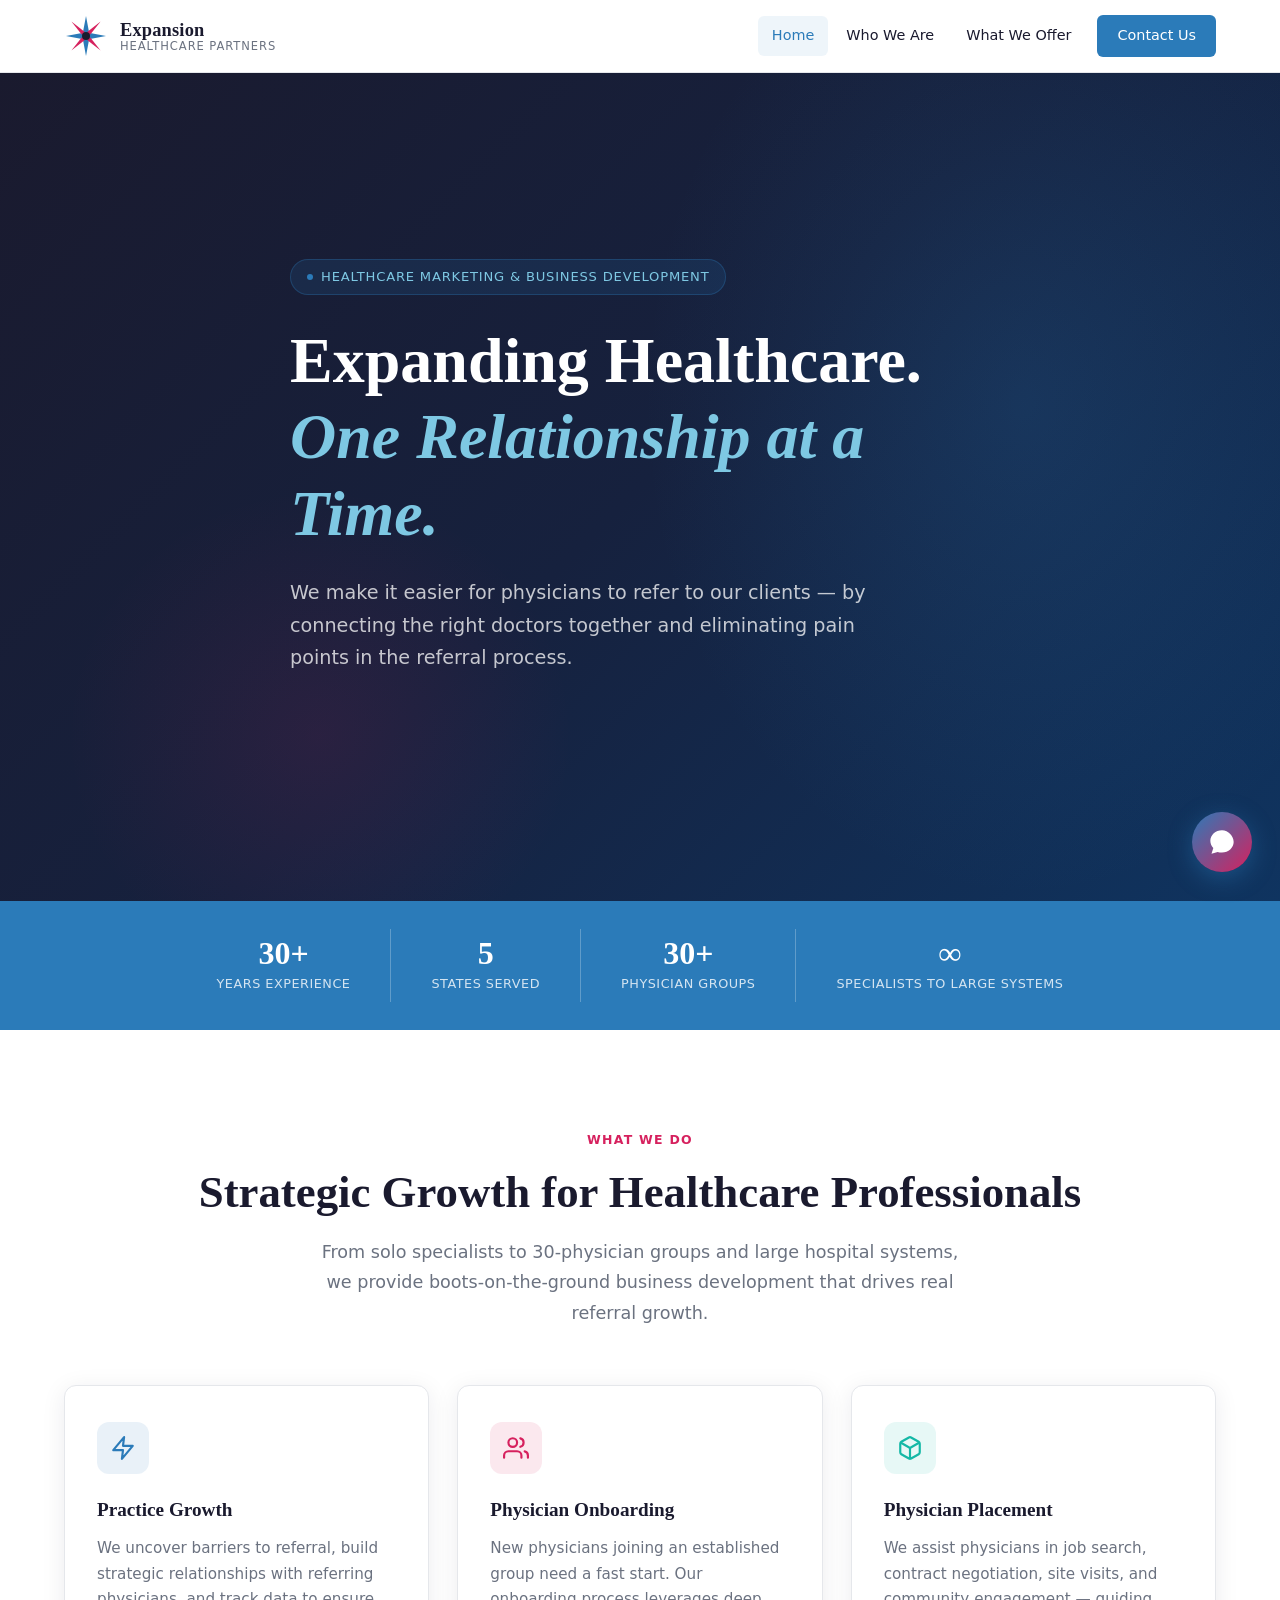
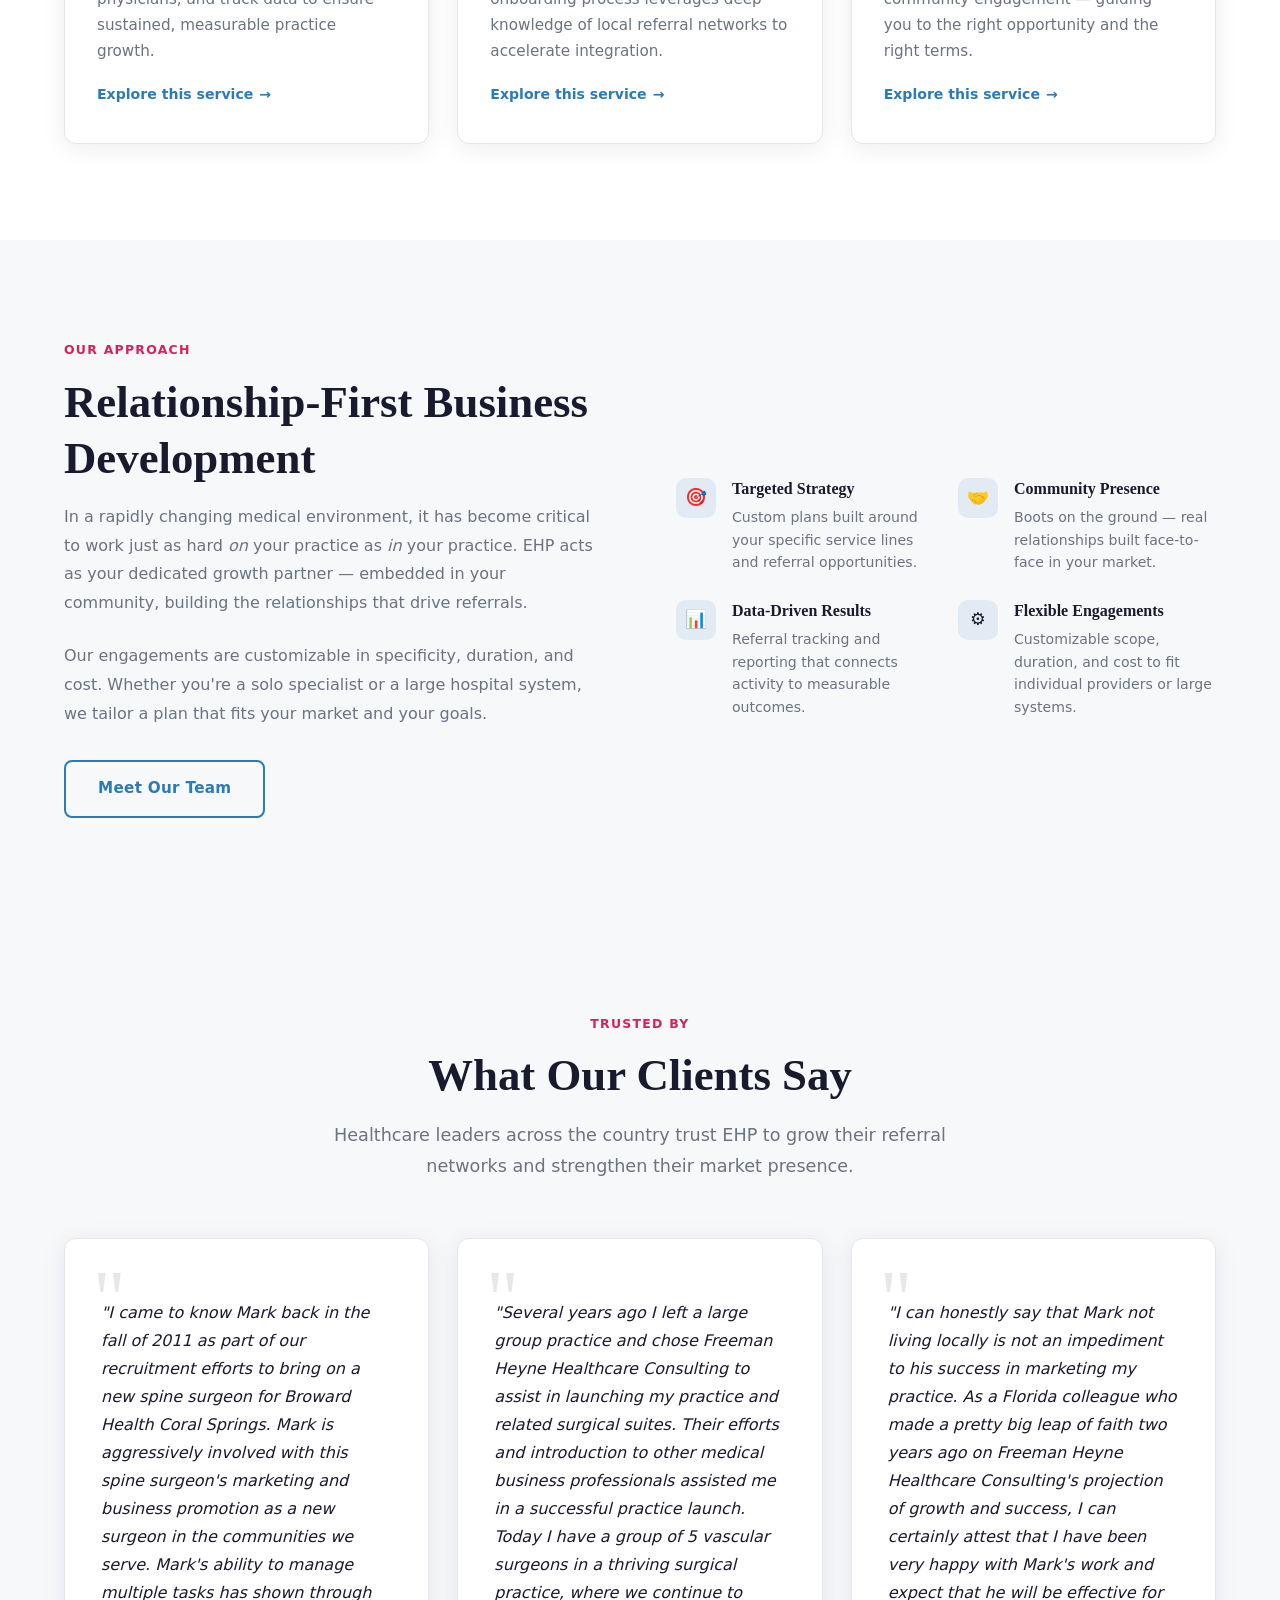
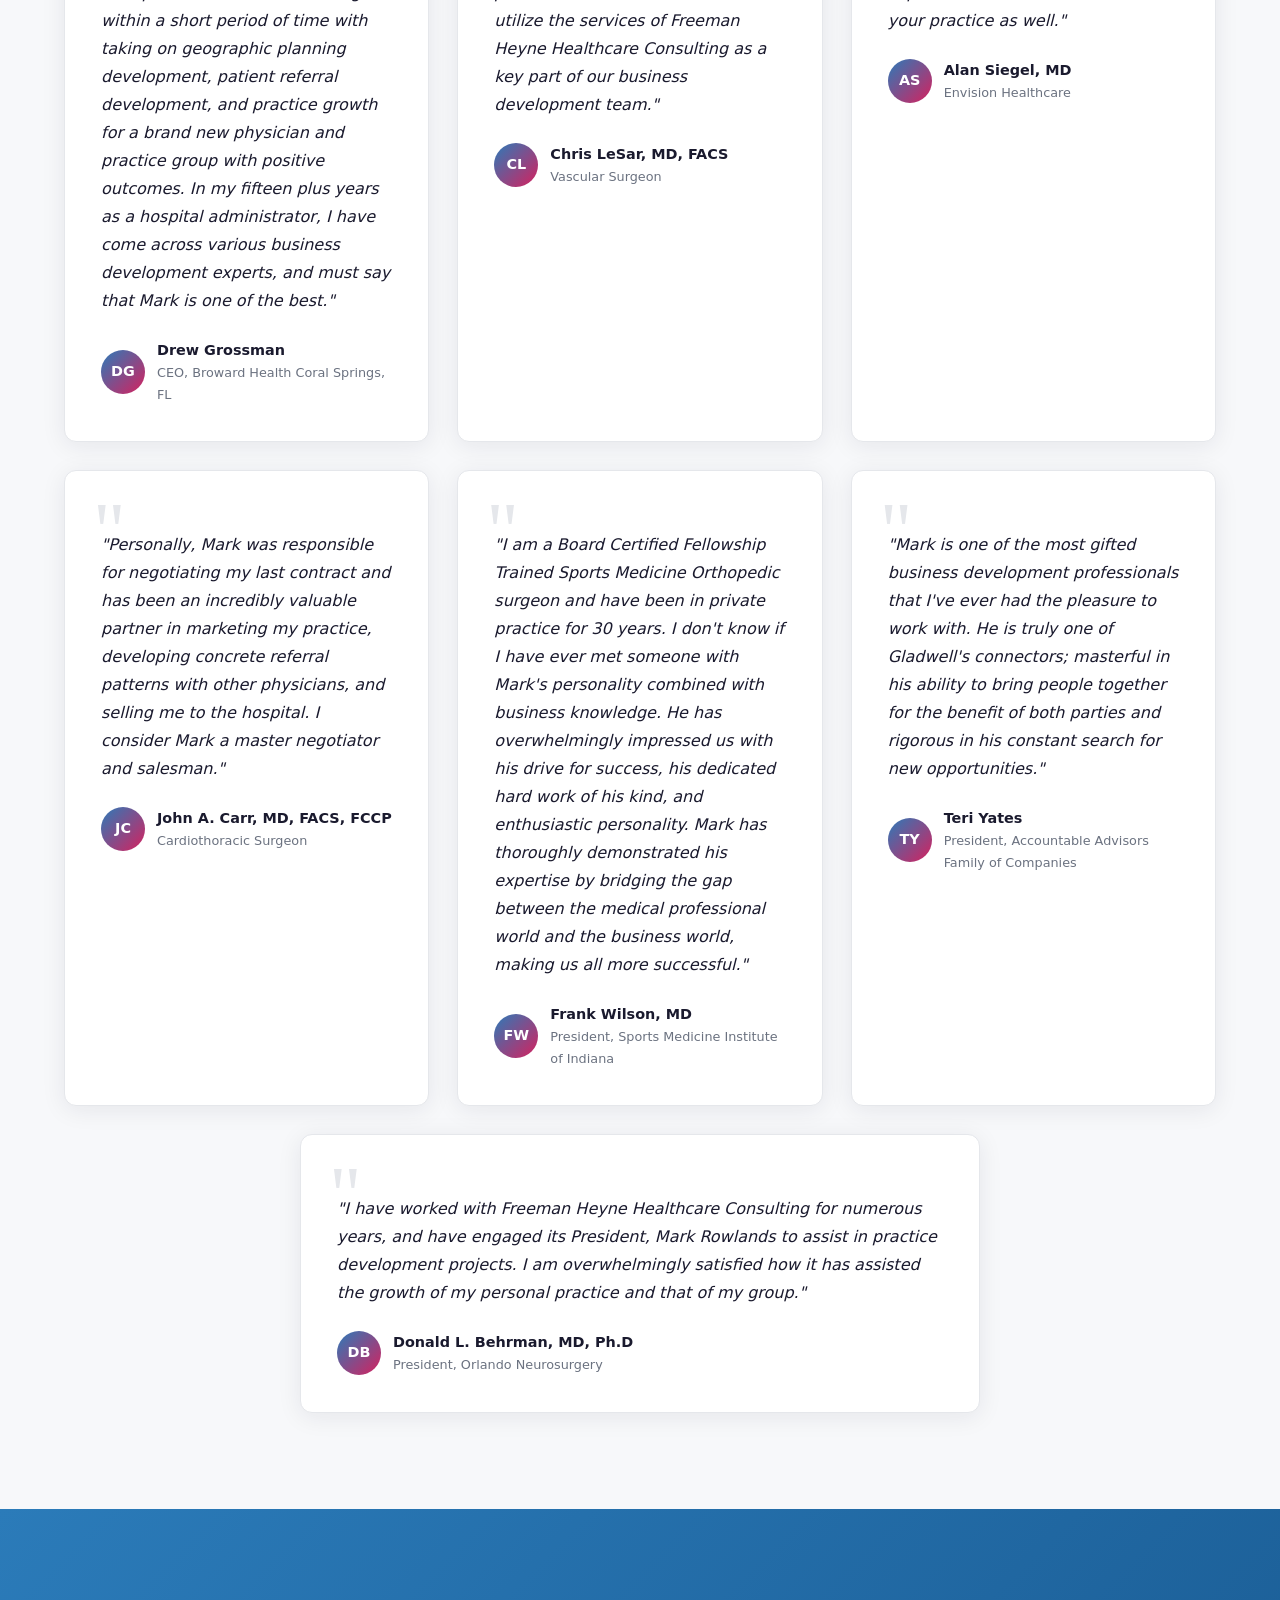
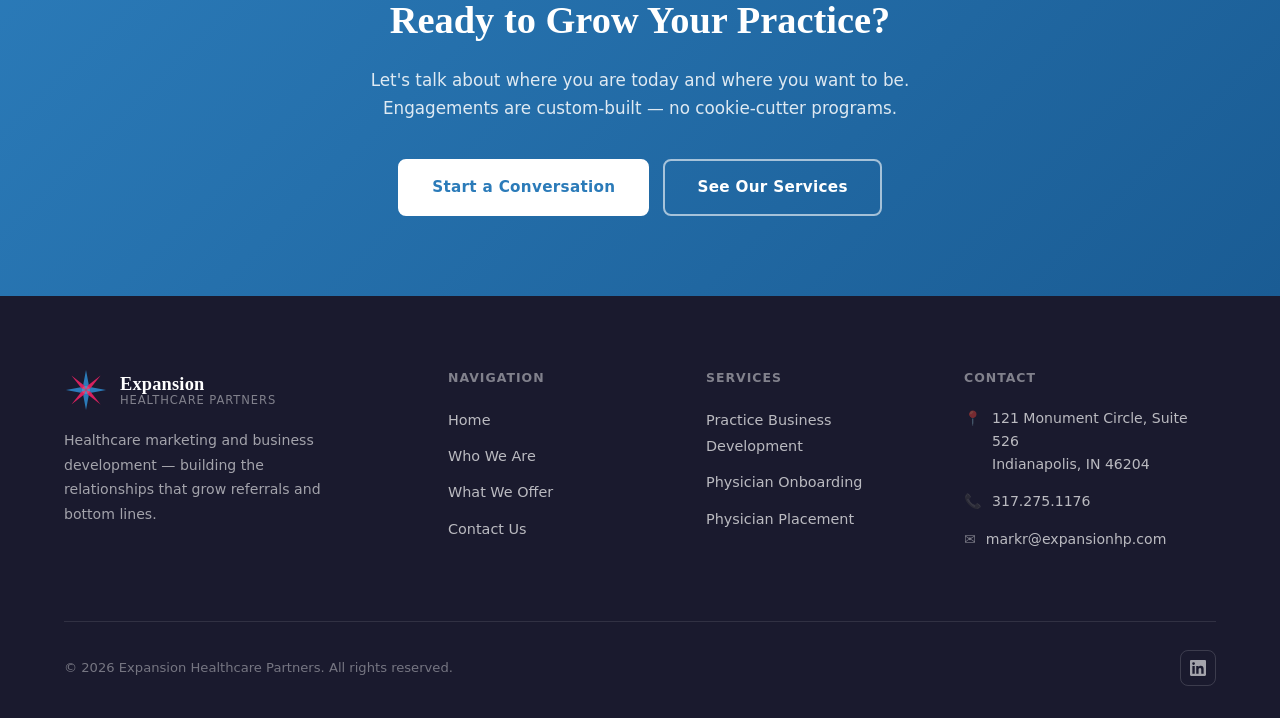
<file: index.html>
<!DOCTYPE html>
<html lang="en">
<head>
  <meta charset="UTF-8" />
  <meta name="viewport" content="width=device-width, initial-scale=1.0" />
  <title>Expansion Healthcare Partners | Healthcare Marketing &amp; Business Development</title>
  <meta name="description" content="Expansion Healthcare Partners provides hands-on healthcare marketing and business development services — growing referrals and practice revenue for medical specialists and hospital systems across 5 states." />
  <link rel="stylesheet" href="styles.css" />
  <script type="application/ld+json">
  {
    "@context": "https://schema.org",
    "@type": "LocalBusiness",
    "name": "Expansion Healthcare Partners",
    "alternateName": "EHP",
    "description": "Healthcare marketing and business development consultancy specializing in physician referral growth and practice development.",
    "url": "https://expansionhealthcarepartners.com",
    "telephone": "+13172751176",
    "faxNumber": "+13174581970",
    "email": "markr@expansionhp.com",
    "address": {
      "@type": "PostalAddress",
      "streetAddress": "121 Monument Circle, Suite 526",
      "addressLocality": "Indianapolis",
      "addressRegion": "IN",
      "postalCode": "46204",
      "addressCountry": "US"
    },
    "sameAs": ["https://www.linkedin.com/company/freeman-heyne-healthcare-consulting"],
    "areaServed": ["Indiana","Illinois","Ohio","Kentucky","Michigan"]
  }
  </script>
</head>
<body>

  <!-- NAVIGATION -->
  <nav class="nav" role="navigation" aria-label="Main navigation">
    <div class="container nav-inner">
      <a href="index.html" class="nav-logo" aria-label="Expansion Healthcare Partners home">
        <svg class="logo-svg" viewBox="0 0 44 44" fill="none" xmlns="http://www.w3.org/2000/svg" aria-hidden="true">
          <!-- Starburst / Compass Mark -->
          <!-- Blue petals (N, E, S, W) -->
          <path d="M22 2 L25 18 L22 22 L19 18 Z" fill="#2B7BB9"/>
          <path d="M42 22 L26 25 L22 22 L26 19 Z" fill="#2B7BB9"/>
          <path d="M22 42 L19 26 L22 22 L25 26 Z" fill="#2B7BB9"/>
          <path d="M2 22 L18 19 L22 22 L18 25 Z" fill="#2B7BB9"/>
          <!-- Pink petals (NE, SE, SW, NW) -->
          <path d="M36.6 7.4 L26.5 20.2 L22 22 L23.8 17.5 Z" fill="#D6215E"/>
          <path d="M36.6 36.6 L23.8 26.5 L22 22 L26.5 23.8 Z" fill="#D6215E"/>
          <path d="M7.4 36.6 L17.5 23.8 L22 22 L20.2 26.5 Z" fill="#D6215E"/>
          <path d="M7.4 7.4 L20.2 17.5 L22 22 L17.5 20.2 Z" fill="#D6215E"/>
          <!-- Center circle -->
          <circle cx="22" cy="22" r="4" fill="#1A1A2E"/>
        </svg>
        <span class="logo-text">
          <span class="logo-name">Expansion</span>
          <span class="logo-sub">Healthcare Partners</span>
        </span>
      </a>
      <button class="nav-toggle" aria-label="Toggle navigation" aria-expanded="false">
        <span></span><span></span><span></span>
      </button>
      <ul class="nav-links" role="list">
        <li><a href="index.html" class="active" aria-current="page">Home</a></li>
        <li><a href="about.html">Who We Are</a></li>
        <li><a href="services.html">What We Offer</a></li>
        <li class="nav-cta"><a href="contact.html">Contact Us</a></li>
      </ul>
    </div>
  </nav>

  <main>

    <!-- HERO -->
    <section class="hero" aria-labelledby="hero-heading">
      <div class="hero-bg"></div>
      <div class="hero-accent"></div>
      <div class="hero-accent-2"></div>
      <div class="container hero-content">
        <div class="hero-eyebrow">Healthcare Marketing &amp; Business Development</div>
        <h1 id="hero-heading">Expanding Healthcare.<br><em>One Relationship at a Time.</em></h1>
        <p class="hero-sub">We make it easier for physicians to refer to our clients — by connecting the right doctors together and eliminating pain points in the referral process.</p>
      </div>
    </section>

    <!-- STATS BAR -->
    <div class="stats-bar" aria-label="Key statistics">
      <div class="container">
        <div class="stats-inner">
          <div class="stat-item">
            <span class="stat-number">30+</span>
            <span class="stat-label">Years Experience</span>
          </div>
          <div class="stat-item">
            <span class="stat-number">5</span>
            <span class="stat-label">States Served</span>
          </div>
          <div class="stat-item">
            <span class="stat-number">30+</span>
            <span class="stat-label">Physician Groups</span>
          </div>
          <div class="stat-item">
            <span class="stat-number">∞</span>
            <span class="stat-label">Specialists to Large Systems</span>
          </div>
        </div>
      </div>
    </div>

    <!-- WHAT WE DO -->
    <section class="section" aria-labelledby="what-we-do-heading">
      <div class="container">
        <div class="section-header centered">
          <span class="section-label">What We Do</span>
          <h2 class="section-title" id="what-we-do-heading">Strategic Growth for Healthcare Professionals</h2>
          <p class="section-lead">From solo specialists to 30-physician groups and large hospital systems, we provide boots-on-the-ground business development that drives real referral growth.</p>
        </div>
        <div class="cards cards-3">
          <article class="card">
            <div class="card-icon card-icon-blue">
              <svg width="26" height="26" fill="none" viewBox="0 0 24 24" aria-hidden="true">
                <path d="M13 2L3 14h9l-1 8 10-12h-9l1-8z" stroke="#2B7BB9" stroke-width="2" stroke-linecap="round" stroke-linejoin="round"/>
              </svg>
            </div>
            <h3>Practice Growth</h3>
            <p>We uncover barriers to referral, build strategic relationships with referring physicians, and track data to ensure sustained, measurable practice growth.</p>
            <a href="services.html#practice-growth" class="card-link">Explore this service</a>
          </article>
          <article class="card">
            <div class="card-icon card-icon-pink">
              <svg width="26" height="26" fill="none" viewBox="0 0 24 24" aria-hidden="true">
                <path d="M17 21v-2a4 4 0 0 0-4-4H5a4 4 0 0 0-4 4v2" stroke="#D6215E" stroke-width="2" stroke-linecap="round" stroke-linejoin="round"/>
                <circle cx="9" cy="7" r="4" stroke="#D6215E" stroke-width="2"/>
                <path d="M23 21v-2a4 4 0 0 0-3-3.87" stroke="#D6215E" stroke-width="2" stroke-linecap="round" stroke-linejoin="round"/>
                <path d="M16 3.13a4 4 0 0 1 0 7.75" stroke="#D6215E" stroke-width="2" stroke-linecap="round" stroke-linejoin="round"/>
              </svg>
            </div>
            <h3>Physician Onboarding</h3>
            <p>New physicians joining an established group need a fast start. Our onboarding process leverages deep knowledge of local referral networks to accelerate integration.</p>
            <a href="services.html#onboarding" class="card-link">Explore this service</a>
          </article>
          <article class="card">
            <div class="card-icon card-icon-teal">
              <svg width="26" height="26" fill="none" viewBox="0 0 24 24" aria-hidden="true">
                <path d="M21 16V8a2 2 0 0 0-1-1.73l-7-4a2 2 0 0 0-2 0l-7 4A2 2 0 0 0 3 8v8a2 2 0 0 0 1 1.73l7 4a2 2 0 0 0 2 0l7-4A2 2 0 0 0 21 16z" stroke="#14B8A6" stroke-width="2"/>
                <polyline points="3.27 6.96 12 12.01 20.73 6.96" stroke="#14B8A6" stroke-width="2"/>
                <line x1="12" y1="22.08" x2="12" y2="12" stroke="#14B8A6" stroke-width="2"/>
              </svg>
            </div>
            <h3>Physician Placement</h3>
            <p>We assist physicians in job search, contract negotiation, site visits, and community engagement — guiding you to the right opportunity and the right terms.</p>
            <a href="services.html#placement" class="card-link">Explore this service</a>
          </article>
        </div>
      </div>
    </section>


    <!-- HOW WE WORK -->
    <section class="section section-alt" aria-labelledby="how-heading">
      <div class="container">
        <div class="approach-grid">
          <div>
            <span class="section-label">Our Approach</span>
            <h2 class="section-title" id="how-heading">Relationship-First Business Development</h2>
            <p style="color:var(--mid-gray);line-height:1.8;margin-bottom:24px;">In a rapidly changing medical environment, it has become critical to work just as hard <em>on</em> your practice as <em>in</em> your practice. EHP acts as your dedicated growth partner — embedded in your community, building the relationships that drive referrals.</p>
            <p style="color:var(--mid-gray);line-height:1.8;margin-bottom:32px;">Our engagements are customizable in specificity, duration, and cost. Whether you're a solo specialist or a large hospital system, we tailor a plan that fits your market and your goals.</p>
            <a href="about.html" class="btn btn-outline">Meet Our Team</a>
          </div>
          <div>
            <div class="values-grid">
              <div class="value-item">
                <div class="value-icon">🎯</div>
                <div class="value-body">
                  <h4>Targeted Strategy</h4>
                  <p>Custom plans built around your specific service lines and referral opportunities.</p>
                </div>
              </div>
              <div class="value-item">
                <div class="value-icon">🤝</div>
                <div class="value-body">
                  <h4>Community Presence</h4>
                  <p>Boots on the ground — real relationships built face-to-face in your market.</p>
                </div>
              </div>
              <div class="value-item">
                <div class="value-icon">📊</div>
                <div class="value-body">
                  <h4>Data-Driven Results</h4>
                  <p>Referral tracking and reporting that connects activity to measurable outcomes.</p>
                </div>
              </div>
              <div class="value-item">
                <div class="value-icon">⚙️</div>
                <div class="value-body">
                  <h4>Flexible Engagements</h4>
                  <p>Customizable scope, duration, and cost to fit individual providers or large systems.</p>
                </div>
              </div>
            </div>
          </div>
        </div>
      </div>
    </section>

    <!-- TESTIMONIALS / TRUST -->
    <section class="section testimonials" aria-labelledby="testimonials-heading">
      <div class="container">
        <div class="section-header centered">
          <span class="section-label">Trusted By</span>
          <h2 class="section-title" id="testimonials-heading">What Our Clients Say</h2>
          <p class="section-lead">Healthcare leaders across the country trust EHP to grow their referral networks and strengthen their market presence.</p>
        </div>
        <div class="testimonial-grid testimonial-grid-3">
          <article class="testimonial-card">
            <p class="testimonial-text">"I came to know Mark back in the fall of 2011 as part of our recruitment efforts to bring on a new spine surgeon for Broward Health Coral Springs. Mark is aggressively involved with this spine surgeon's marketing and business promotion as a new surgeon in the communities we serve. Mark's ability to manage multiple tasks has shown through within a short period of time with taking on geographic planning development, patient referral development, and practice growth for a brand new physician and practice group with positive outcomes. In my fifteen plus years as a hospital administrator, I have come across various business development experts, and must say that Mark is one of the best."</p>
            <div class="testimonial-author">
              <div class="testimonial-avatar">DG</div>
              <div>
                <div class="testimonial-name">Drew Grossman</div>
                <div class="testimonial-title">CEO, Broward Health Coral Springs, FL</div>
              </div>
            </div>
          </article>
          <article class="testimonial-card">
            <p class="testimonial-text">"Several years ago I left a large group practice and chose Freeman Heyne Healthcare Consulting to assist in launching my practice and related surgical suites. Their efforts and introduction to other medical business professionals assisted me in a successful practice launch. Today I have a group of 5 vascular surgeons in a thriving surgical practice, where we continue to utilize the services of Freeman Heyne Healthcare Consulting as a key part of our business development team."</p>
            <div class="testimonial-author">
              <div class="testimonial-avatar">CL</div>
              <div>
                <div class="testimonial-name">Chris LeSar, MD, FACS</div>
                <div class="testimonial-title">Vascular Surgeon</div>
              </div>
            </div>
          </article>
          <article class="testimonial-card">
            <p class="testimonial-text">"I can honestly say that Mark not living locally is not an impediment to his success in marketing my practice. As a Florida colleague who made a pretty big leap of faith two years ago on Freeman Heyne Healthcare Consulting's projection of growth and success, I can certainly attest that I have been very happy with Mark's work and expect that he will be effective for your practice as well."</p>
            <div class="testimonial-author">
              <div class="testimonial-avatar">AS</div>
              <div>
                <div class="testimonial-name">Alan Siegel, MD</div>
                <div class="testimonial-title">Envision Healthcare</div>
              </div>
            </div>
          </article>
          <article class="testimonial-card">
            <p class="testimonial-text">"Personally, Mark was responsible for negotiating my last contract and has been an incredibly valuable partner in marketing my practice, developing concrete referral patterns with other physicians, and selling me to the hospital. I consider Mark a master negotiator and salesman."</p>
            <div class="testimonial-author">
              <div class="testimonial-avatar">JC</div>
              <div>
                <div class="testimonial-name">John A. Carr, MD, FACS, FCCP</div>
                <div class="testimonial-title">Cardiothoracic Surgeon</div>
              </div>
            </div>
          </article>
          <article class="testimonial-card">
            <p class="testimonial-text">"I am a Board Certified Fellowship Trained Sports Medicine Orthopedic surgeon and have been in private practice for 30 years. I don't know if I have ever met someone with Mark's personality combined with business knowledge. He has overwhelmingly impressed us with his drive for success, his dedicated hard work of his kind, and enthusiastic personality. Mark has thoroughly demonstrated his expertise by bridging the gap between the medical professional world and the business world, making us all more successful."</p>
            <div class="testimonial-author">
              <div class="testimonial-avatar">FW</div>
              <div>
                <div class="testimonial-name">Frank Wilson, MD</div>
                <div class="testimonial-title">President, Sports Medicine Institute of Indiana</div>
              </div>
            </div>
          </article>
          <article class="testimonial-card">
            <p class="testimonial-text">"Mark is one of the most gifted business development professionals that I've ever had the pleasure to work with. He is truly one of Gladwell's connectors; masterful in his ability to bring people together for the benefit of both parties and rigorous in his constant search for new opportunities."</p>
            <div class="testimonial-author">
              <div class="testimonial-avatar">TY</div>
              <div>
                <div class="testimonial-name">Teri Yates</div>
                <div class="testimonial-title">President, Accountable Advisors Family of Companies</div>
              </div>
            </div>
          </article>
        </div>
        <div style="margin-top:28px;">
          <article class="testimonial-card" style="max-width:680px;margin:0 auto;">
            <p class="testimonial-text">"I have worked with Freeman Heyne Healthcare Consulting for numerous years, and have engaged its President, Mark Rowlands to assist in practice development projects. I am overwhelmingly satisfied how it has assisted the growth of my personal practice and that of my group."</p>
            <div class="testimonial-author">
              <div class="testimonial-avatar">DB</div>
              <div>
                <div class="testimonial-name">Donald L. Behrman, MD, Ph.D</div>
                <div class="testimonial-title">President, Orlando Neurosurgery</div>
              </div>
            </div>
          </article>
        </div>
      </div>
    </section>

    <!-- CTA BANNER -->
    <div class="cta-banner">
      <div class="container">
        <h2>Ready to Grow Your Practice?</h2>
        <p>Let's talk about where you are today and where you want to be. Engagements are custom-built — no cookie-cutter programs.</p>
        <div class="cta-actions">
          <a href="contact.html" class="btn btn-primary" style="background:#fff;color:var(--blue);border-color:#fff;">Start a Conversation</a>
          <a href="services.html" class="btn btn-outline">See Our Services</a>
        </div>
      </div>
    </div>

  </main>

  <!-- FOOTER -->
  <footer class="footer" role="contentinfo">
    <div class="container">
      <div class="footer-grid">
        <div class="footer-brand">
          <a href="index.html" class="nav-logo" aria-label="Expansion Healthcare Partners">
            <svg class="logo-svg" viewBox="0 0 44 44" fill="none" xmlns="http://www.w3.org/2000/svg" aria-hidden="true">
              <path d="M22 2 L25 18 L22 22 L19 18 Z" fill="#2B7BB9"/>
              <path d="M42 22 L26 25 L22 22 L26 19 Z" fill="#2B7BB9"/>
              <path d="M22 42 L19 26 L22 22 L25 26 Z" fill="#2B7BB9"/>
              <path d="M2 22 L18 19 L22 22 L18 25 Z" fill="#2B7BB9"/>
              <path d="M36.6 7.4 L26.5 20.2 L22 22 L23.8 17.5 Z" fill="#D6215E"/>
              <path d="M36.6 36.6 L23.8 26.5 L22 22 L26.5 23.8 Z" fill="#D6215E"/>
              <path d="M7.4 36.6 L17.5 23.8 L22 22 L20.2 26.5 Z" fill="#D6215E"/>
              <path d="M7.4 7.4 L20.2 17.5 L22 22 L17.5 20.2 Z" fill="#D6215E"/>
              <circle cx="22" cy="22" r="4" fill="#fff" fill-opacity=".15"/>
            </svg>
            <span class="logo-text">
              <span class="logo-name">Expansion</span>
              <span class="logo-sub">Healthcare Partners</span>
            </span>
          </a>
          <p>Healthcare marketing and business development — building the relationships that grow referrals and bottom lines.</p>
        </div>
        <div class="footer-col">
          <h4>Navigation</h4>
          <ul>
            <li><a href="index.html">Home</a></li>
            <li><a href="about.html">Who We Are</a></li>
            <li><a href="services.html">What We Offer</a></li>
            <li><a href="contact.html">Contact Us</a></li>
          </ul>
        </div>
        <div class="footer-col">
          <h4>Services</h4>
          <ul>
            <li><a href="services.html#practice-growth">Practice Business Development</a></li>
            <li><a href="services.html#onboarding">Physician Onboarding</a></li>
            <li><a href="services.html#placement">Physician Placement</a></li>
          </ul>
        </div>
        <div class="footer-col">
          <h4>Contact</h4>
          <div class="footer-contact-line">
            <span>📍</span>
            <span><a href="https://maps.google.com/?q=121+Monument+Circle+Suite+526+Indianapolis+IN+46204" target="_blank" rel="noopener noreferrer" style="color:rgba(255,255,255,.7);">121 Monument Circle, Suite 526<br>Indianapolis, IN 46204</a></span>
          </div>
          <div class="footer-contact-line">
            <span>📞</span>
            <a href="tel:+13172751176">317.275.1176</a>
          </div>
          <div class="footer-contact-line">
            <span>✉️</span>
            <a href="mailto:markr@expansionhp.com">markr@expansionhp.com</a>
          </div>
        </div>
      </div>
      <div class="footer-bottom">
        <p>© 2026 Expansion Healthcare Partners. All rights reserved.</p>
        <div class="footer-social">
          <a href="https://www.linkedin.com/company/freeman-heyne-healthcare-consulting" target="_blank" rel="noopener noreferrer" aria-label="LinkedIn">
            <svg width="16" height="16" fill="currentColor" viewBox="0 0 24 24" aria-hidden="true"><path d="M20.447 20.452h-3.554v-5.569c0-1.328-.027-3.037-1.852-3.037-1.853 0-2.136 1.445-2.136 2.939v5.667H9.351V9h3.414v1.561h.046c.477-.9 1.637-1.85 3.37-1.85 3.601 0 4.267 2.37 4.267 5.455v6.286zM5.337 7.433a2.062 2.062 0 0 1-2.063-2.065 2.064 2.064 0 1 1 2.063 2.065zm1.782 13.019H3.555V9h3.564v11.452zM22.225 0H1.771C.792 0 0 .774 0 1.729v20.542C0 23.227.792 24 1.771 24h20.451C23.2 24 24 23.227 24 22.271V1.729C24 .774 23.2 0 22.222 0h.003z"/></svg>
          </a>
        </div>
      </div>
    </div>
  </footer>

  <script src="main.js"></script>
  <script src="receptionist.js"></script>
</body>
</html>
</file>
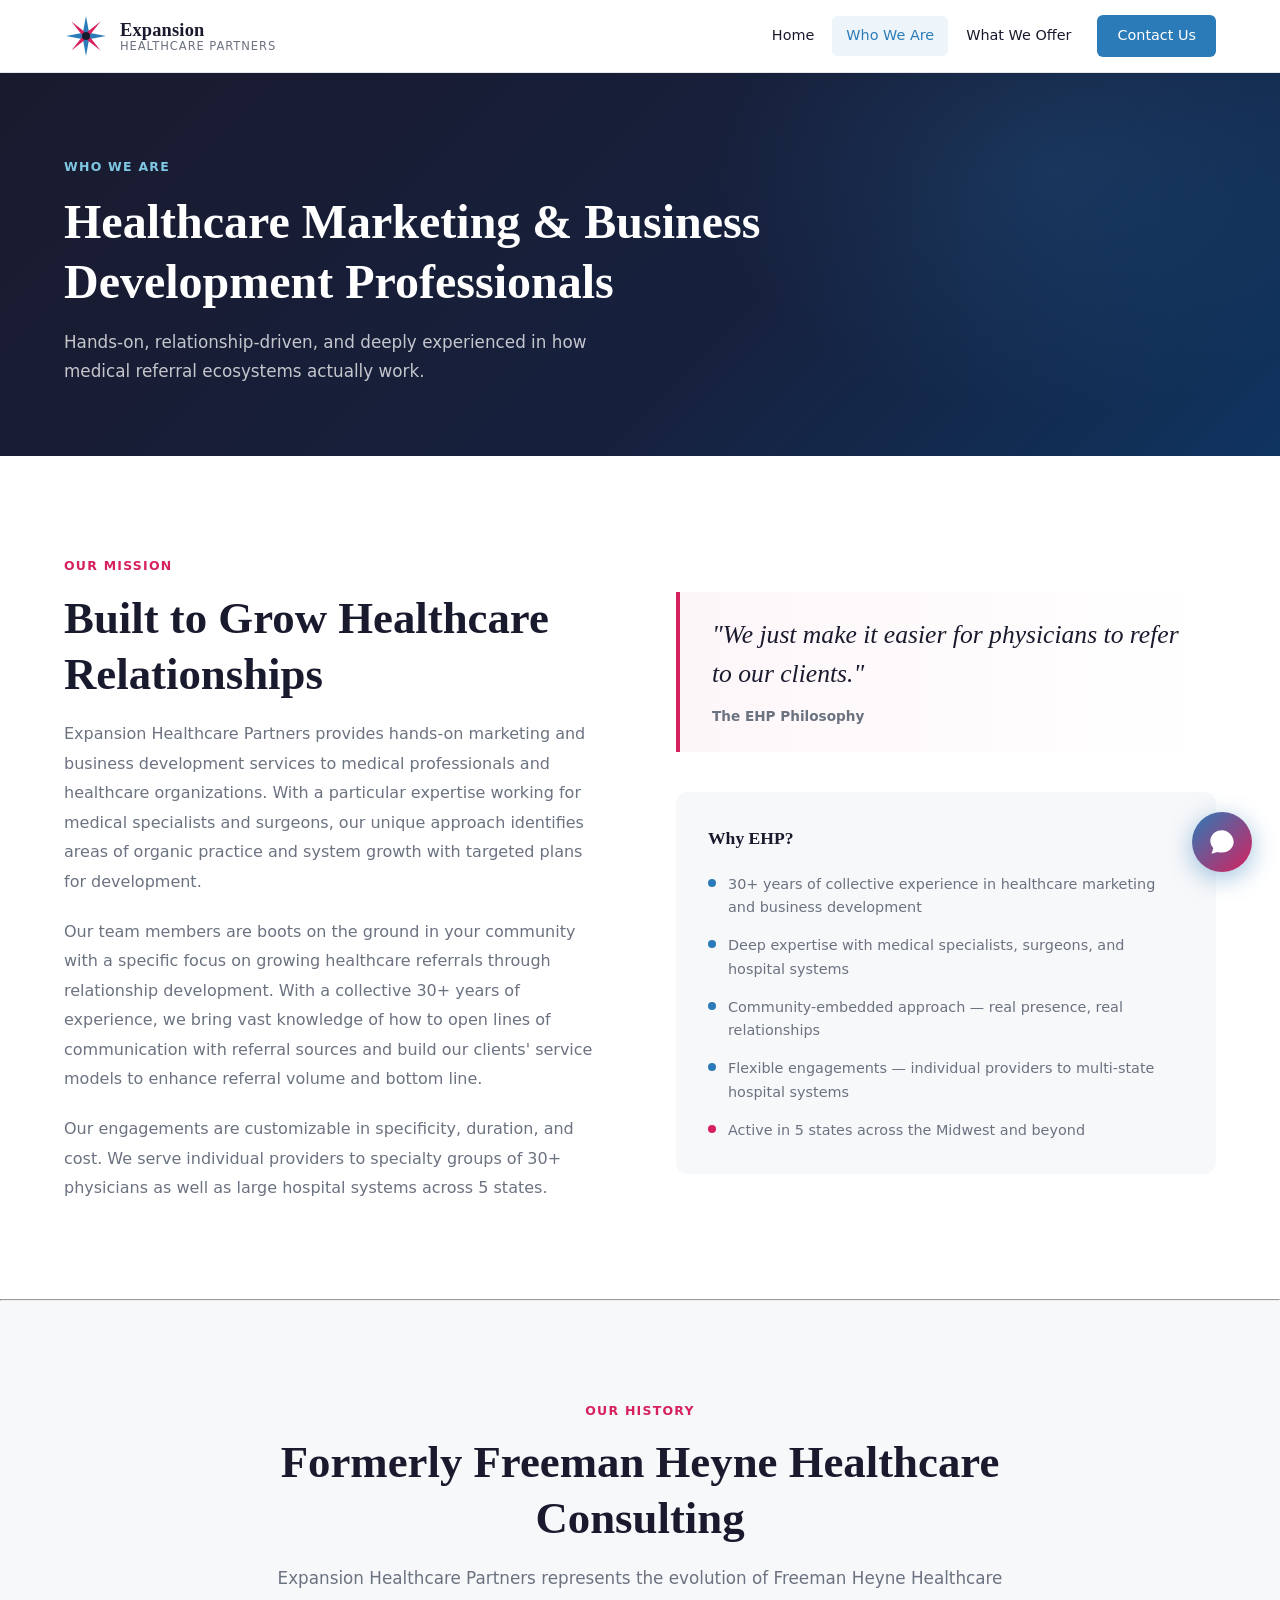
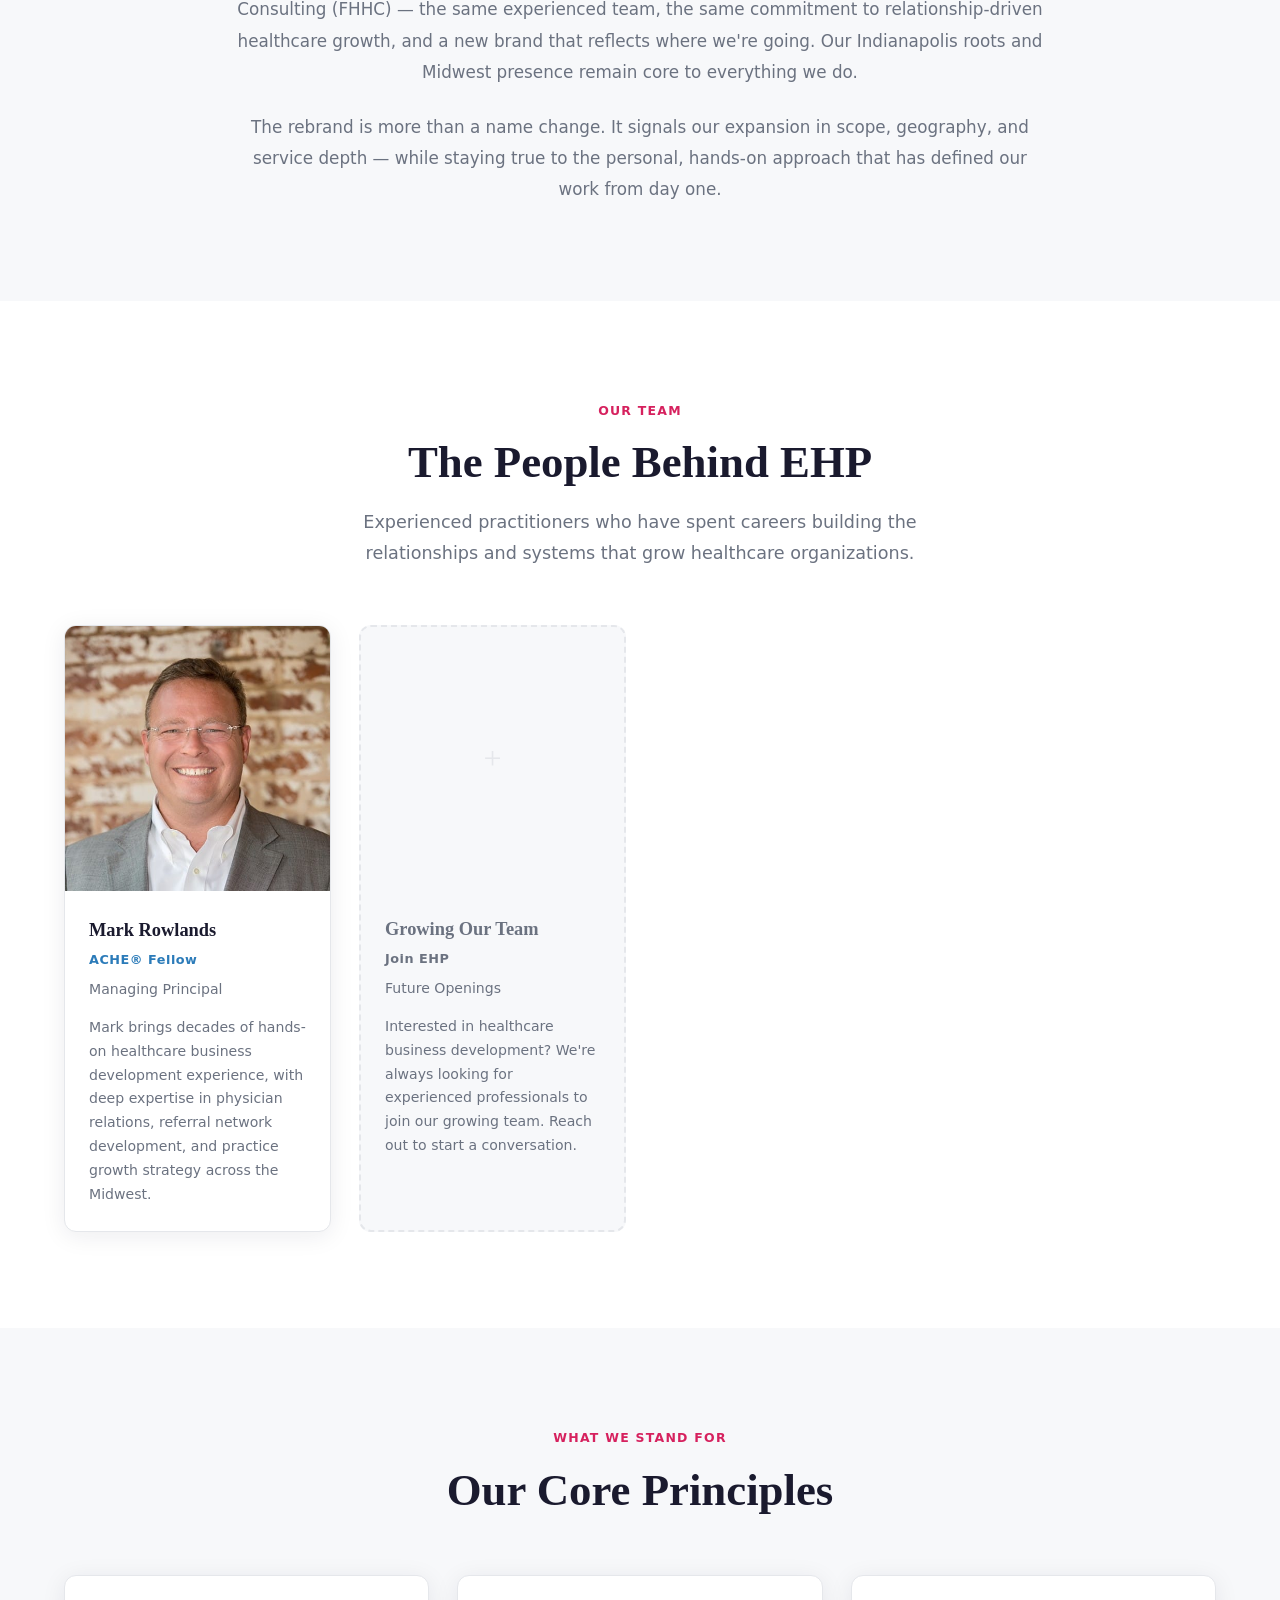
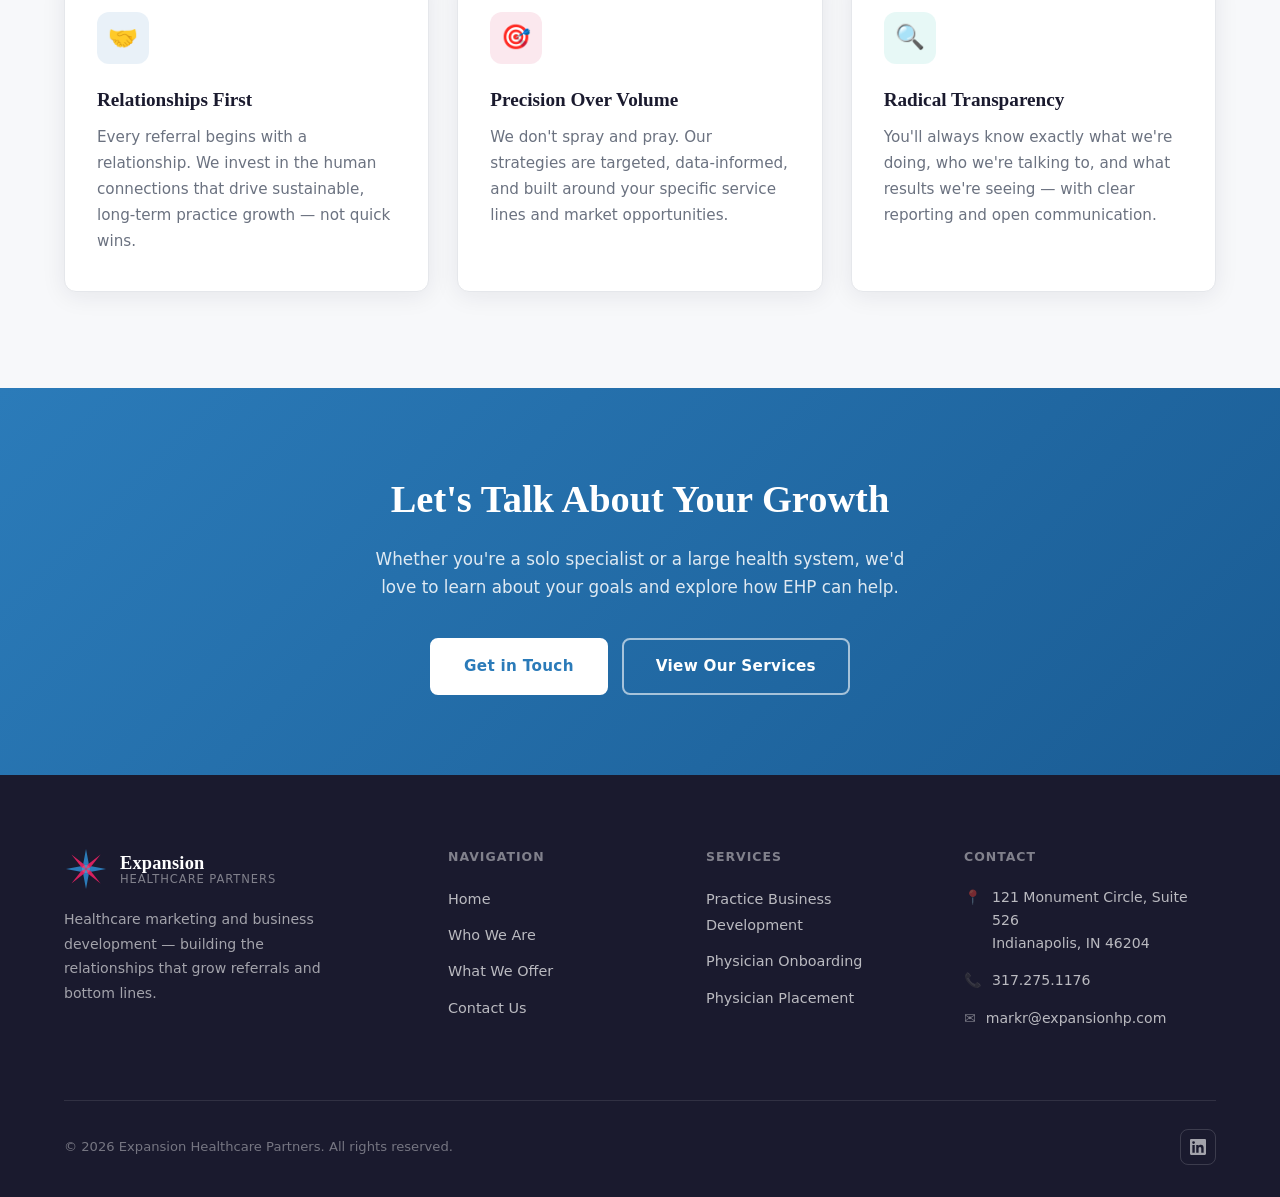
<file: about.html>
<!DOCTYPE html>
<html lang="en">
<head>
  <meta charset="UTF-8" />
  <meta name="viewport" content="width=device-width, initial-scale=1.0" />
  <title>Who We Are | Expansion Healthcare Partners</title>
  <meta name="description" content="Expansion Healthcare Partners — 30+ years of collective healthcare marketing and business development experience, serving medical specialists and hospital systems across 5 states." />
  <link rel="stylesheet" href="styles.css" />
  <script type="application/ld+json">
  {
    "@context": "https://schema.org",
    "@type": "LocalBusiness",
    "name": "Expansion Healthcare Partners",
    "alternateName": "EHP",
    "description": "Healthcare marketing and business development consultancy specializing in physician referral growth and practice development.",
    "url": "https://expansionhealthcarepartners.com",
    "telephone": "+13172751176",
    "faxNumber": "+13174581970",
    "email": "markr@expansionhp.com",
    "address": {
      "@type": "PostalAddress",
      "streetAddress": "121 Monument Circle, Suite 526",
      "addressLocality": "Indianapolis",
      "addressRegion": "IN",
      "postalCode": "46204",
      "addressCountry": "US"
    },
    "sameAs": ["https://www.linkedin.com/company/freeman-heyne-healthcare-consulting"],
    "areaServed": ["Indiana","Illinois","Ohio","Kentucky","Michigan"]
  }
  </script>
</head>
<body>

  <!-- NAVIGATION -->
  <nav class="nav" role="navigation" aria-label="Main navigation">
    <div class="container nav-inner">
      <a href="index.html" class="nav-logo" aria-label="Expansion Healthcare Partners home">
        <svg class="logo-svg" viewBox="0 0 44 44" fill="none" xmlns="http://www.w3.org/2000/svg" aria-hidden="true">
          <path d="M22 2 L25 18 L22 22 L19 18 Z" fill="#2B7BB9"/>
          <path d="M42 22 L26 25 L22 22 L26 19 Z" fill="#2B7BB9"/>
          <path d="M22 42 L19 26 L22 22 L25 26 Z" fill="#2B7BB9"/>
          <path d="M2 22 L18 19 L22 22 L18 25 Z" fill="#2B7BB9"/>
          <path d="M36.6 7.4 L26.5 20.2 L22 22 L23.8 17.5 Z" fill="#D6215E"/>
          <path d="M36.6 36.6 L23.8 26.5 L22 22 L26.5 23.8 Z" fill="#D6215E"/>
          <path d="M7.4 36.6 L17.5 23.8 L22 22 L20.2 26.5 Z" fill="#D6215E"/>
          <path d="M7.4 7.4 L20.2 17.5 L22 22 L17.5 20.2 Z" fill="#D6215E"/>
          <circle cx="22" cy="22" r="4" fill="#1A1A2E"/>
        </svg>
        <span class="logo-text">
          <span class="logo-name">Expansion</span>
          <span class="logo-sub">Healthcare Partners</span>
        </span>
      </a>
      <button class="nav-toggle" aria-label="Toggle navigation" aria-expanded="false">
        <span></span><span></span><span></span>
      </button>
      <ul class="nav-links" role="list">
        <li><a href="index.html">Home</a></li>
        <li><a href="about.html" class="active" aria-current="page">Who We Are</a></li>
        <li><a href="services.html">What We Offer</a></li>
        <li class="nav-cta"><a href="contact.html">Contact Us</a></li>
      </ul>
    </div>
  </nav>

  <main>

    <!-- PAGE HERO -->
    <section class="page-hero" aria-labelledby="about-hero-heading">
      <div class="container">
        <span class="section-label">Who We Are</span>
        <h1 id="about-hero-heading">Healthcare Marketing &amp; Business Development Professionals</h1>
        <p>Hands-on, relationship-driven, and deeply experienced in how medical referral ecosystems actually work.</p>
      </div>
    </section>

    <!-- MISSION SECTION -->
    <section class="section" aria-labelledby="mission-heading">
      <div class="container">
        <div class="approach-grid" style="align-items:start;">
          <div>
            <span class="section-label">Our Mission</span>
            <h2 class="section-title" id="mission-heading">Built to Grow Healthcare Relationships</h2>
            <p style="color:var(--mid-gray);line-height:1.85;margin-bottom:20px;">Expansion Healthcare Partners provides hands-on marketing and business development services to medical professionals and healthcare organizations. With a particular expertise working for medical specialists and surgeons, our unique approach identifies areas of organic practice and system growth with targeted plans for development.</p>
            <p style="color:var(--mid-gray);line-height:1.85;margin-bottom:20px;">Our team members are boots on the ground in your community with a specific focus on growing healthcare referrals through relationship development. With a collective 30+ years of experience, we bring vast knowledge of how to open lines of communication with referral sources and build our clients' service models to enhance referral volume and bottom line.</p>
            <p style="color:var(--mid-gray);line-height:1.85;">Our engagements are customizable in specificity, duration, and cost. We serve individual providers to specialty groups of 30+ physicians as well as large hospital systems across 5 states.</p>
          </div>
          <div>
            <div class="pull-quote">
              <blockquote>"We just make it easier for physicians to refer to our clients."</blockquote>
              <cite>The EHP Philosophy</cite>
            </div>
            <div style="margin-top:36px;">
              <div style="background:var(--light-bg);border-radius:12px;padding:32px;">
                <h3 style="font-family:var(--serif);font-size:1.1rem;color:var(--dark);margin-bottom:20px;">Why EHP?</h3>
                <div style="display:flex;flex-direction:column;gap:14px;">
                  <div style="display:flex;gap:12px;align-items:flex-start;">
                    <div style="width:8px;height:8px;background:var(--blue);border-radius:50%;flex-shrink:0;margin-top:6px;"></div>
                    <p style="font-size:.9rem;color:var(--mid-gray);line-height:1.65;">30+ years of collective experience in healthcare marketing and business development</p>
                  </div>
                  <div style="display:flex;gap:12px;align-items:flex-start;">
                    <div style="width:8px;height:8px;background:var(--blue);border-radius:50%;flex-shrink:0;margin-top:6px;"></div>
                    <p style="font-size:.9rem;color:var(--mid-gray);line-height:1.65;">Deep expertise with medical specialists, surgeons, and hospital systems</p>
                  </div>
                  <div style="display:flex;gap:12px;align-items:flex-start;">
                    <div style="width:8px;height:8px;background:var(--blue);border-radius:50%;flex-shrink:0;margin-top:6px;"></div>
                    <p style="font-size:.9rem;color:var(--mid-gray);line-height:1.65;">Community-embedded approach — real presence, real relationships</p>
                  </div>
                  <div style="display:flex;gap:12px;align-items:flex-start;">
                    <div style="width:8px;height:8px;background:var(--blue);border-radius:50%;flex-shrink:0;margin-top:6px;"></div>
                    <p style="font-size:.9rem;color:var(--mid-gray);line-height:1.65;">Flexible engagements — individual providers to multi-state hospital systems</p>
                  </div>
                  <div style="display:flex;gap:12px;align-items:flex-start;">
                    <div style="width:8px;height:8px;background:var(--pink);border-radius:50%;flex-shrink:0;margin-top:6px;"></div>
                    <p style="font-size:.9rem;color:var(--mid-gray);line-height:1.65;">Active in 5 states across the Midwest and beyond</p>
                  </div>
                </div>
              </div>
            </div>
          </div>
        </div>
      </div>
    </section>

    <hr class="divider-accent" />

    <!-- REBRAND NOTE -->
    <section class="section section-alt" aria-labelledby="rebrand-heading">
      <div class="container" style="max-width:860px;margin:0 auto;text-align:center;">
        <span class="section-label">Our History</span>
        <h2 class="section-title" id="rebrand-heading">Formerly Freeman Heyne Healthcare Consulting</h2>
        <p style="color:var(--mid-gray);line-height:1.85;font-size:1.05rem;margin-bottom:24px;">Expansion Healthcare Partners represents the evolution of Freeman Heyne Healthcare Consulting (FHHC) — the same experienced team, the same commitment to relationship-driven healthcare growth, and a new brand that reflects where we're going. Our Indianapolis roots and Midwest presence remain core to everything we do.</p>
        <p style="color:var(--mid-gray);line-height:1.85;font-size:1.05rem;">The rebrand is more than a name change. It signals our expansion in scope, geography, and service depth — while staying true to the personal, hands-on approach that has defined our work from day one.</p>
      </div>
    </section>

    <!-- TEAM -->
    <section class="section" aria-labelledby="team-heading">
      <div class="container">
        <div class="section-header centered">
          <span class="section-label">Our Team</span>
          <h2 class="section-title" id="team-heading">The People Behind EHP</h2>
          <p class="section-lead">Experienced practitioners who have spent careers building the relationships and systems that grow healthcare organizations.</p>
        </div>
        <div class="team-grid">
          <article class="team-card">
            <img src="images/mark-rowlands.jpg" alt="Mark Rowlands, Managing Principal at Expansion Healthcare Partners" style="width:100%;aspect-ratio:1;object-fit:cover;object-position:center top;display:block;" />
            <div class="team-info">
              <h3>Mark Rowlands</h3>
              <div class="team-credential">ACHE® Fellow</div>
              <div class="team-role">Managing Principal</div>
              <p style="margin-top:14px;font-size:.88rem;color:var(--mid-gray);line-height:1.7;">Mark brings decades of hands-on healthcare business development experience, with deep expertise in physician relations, referral network development, and practice growth strategy across the Midwest.</p>
            </div>
          </article>
          <!-- Placeholder for additional team members -->
          <article class="team-card" style="border:2px dashed var(--border);box-shadow:none;background:var(--light-bg);">
            <div class="team-avatar" style="background:var(--light-bg);color:var(--border);font-size:2rem;" aria-hidden="true">+</div>
            <div class="team-info">
              <h3 style="color:var(--mid-gray);">Growing Our Team</h3>
              <div class="team-credential" style="color:var(--mid-gray);">Join EHP</div>
              <div class="team-role">Future Openings</div>
              <p style="margin-top:14px;font-size:.88rem;color:var(--mid-gray);line-height:1.7;">Interested in healthcare business development? We're always looking for experienced professionals to join our growing team. Reach out to start a conversation.</p>
            </div>
          </article>
        </div>
      </div>
    </section>

    <!-- VALUES -->
    <section class="section section-alt" aria-labelledby="values-heading">
      <div class="container">
        <div class="section-header centered">
          <span class="section-label">What We Stand For</span>
          <h2 class="section-title" id="values-heading">Our Core Principles</h2>
        </div>
        <div class="cards cards-3">
          <article class="card">
            <div class="card-icon card-icon-blue">🤝</div>
            <h3>Relationships First</h3>
            <p>Every referral begins with a relationship. We invest in the human connections that drive sustainable, long-term practice growth — not quick wins.</p>
          </article>
          <article class="card">
            <div class="card-icon card-icon-pink">🎯</div>
            <h3>Precision Over Volume</h3>
            <p>We don't spray and pray. Our strategies are targeted, data-informed, and built around your specific service lines and market opportunities.</p>
          </article>
          <article class="card">
            <div class="card-icon card-icon-teal">🔍</div>
            <h3>Radical Transparency</h3>
            <p>You'll always know exactly what we're doing, who we're talking to, and what results we're seeing — with clear reporting and open communication.</p>
          </article>
        </div>
      </div>
    </section>

    <!-- CTA -->
    <div class="cta-banner">
      <div class="container">
        <h2>Let's Talk About Your Growth</h2>
        <p>Whether you're a solo specialist or a large health system, we'd love to learn about your goals and explore how EHP can help.</p>
        <div class="cta-actions">
          <a href="contact.html" class="btn btn-primary" style="background:#fff;color:var(--blue);border-color:#fff;">Get in Touch</a>
          <a href="services.html" class="btn btn-outline">View Our Services</a>
        </div>
      </div>
    </div>

  </main>

  <!-- FOOTER -->
  <footer class="footer" role="contentinfo">
    <div class="container">
      <div class="footer-grid">
        <div class="footer-brand">
          <a href="index.html" class="nav-logo" aria-label="Expansion Healthcare Partners">
            <svg class="logo-svg" viewBox="0 0 44 44" fill="none" xmlns="http://www.w3.org/2000/svg" aria-hidden="true">
              <path d="M22 2 L25 18 L22 22 L19 18 Z" fill="#2B7BB9"/>
              <path d="M42 22 L26 25 L22 22 L26 19 Z" fill="#2B7BB9"/>
              <path d="M22 42 L19 26 L22 22 L25 26 Z" fill="#2B7BB9"/>
              <path d="M2 22 L18 19 L22 22 L18 25 Z" fill="#2B7BB9"/>
              <path d="M36.6 7.4 L26.5 20.2 L22 22 L23.8 17.5 Z" fill="#D6215E"/>
              <path d="M36.6 36.6 L23.8 26.5 L22 22 L26.5 23.8 Z" fill="#D6215E"/>
              <path d="M7.4 36.6 L17.5 23.8 L22 22 L20.2 26.5 Z" fill="#D6215E"/>
              <path d="M7.4 7.4 L20.2 17.5 L22 22 L17.5 20.2 Z" fill="#D6215E"/>
              <circle cx="22" cy="22" r="4" fill="#fff" fill-opacity=".15"/>
            </svg>
            <span class="logo-text">
              <span class="logo-name">Expansion</span>
              <span class="logo-sub">Healthcare Partners</span>
            </span>
          </a>
          <p>Healthcare marketing and business development — building the relationships that grow referrals and bottom lines.</p>
        </div>
        <div class="footer-col">
          <h4>Navigation</h4>
          <ul>
            <li><a href="index.html">Home</a></li>
            <li><a href="about.html">Who We Are</a></li>
            <li><a href="services.html">What We Offer</a></li>
            <li><a href="contact.html">Contact Us</a></li>
          </ul>
        </div>
        <div class="footer-col">
          <h4>Services</h4>
          <ul>
            <li><a href="services.html#practice-growth">Practice Business Development</a></li>
            <li><a href="services.html#onboarding">Physician Onboarding</a></li>
            <li><a href="services.html#placement">Physician Placement</a></li>
          </ul>
        </div>
        <div class="footer-col">
          <h4>Contact</h4>
          <div class="footer-contact-line">
            <span>📍</span>
            <span><a href="https://maps.google.com/?q=121+Monument+Circle+Suite+526+Indianapolis+IN+46204" target="_blank" rel="noopener noreferrer" style="color:rgba(255,255,255,.7);">121 Monument Circle, Suite 526<br>Indianapolis, IN 46204</a></span>
          </div>
          <div class="footer-contact-line">
            <span>📞</span>
            <a href="tel:+13172751176">317.275.1176</a>
          </div>
          <div class="footer-contact-line">
            <span>✉️</span>
            <a href="mailto:markr@expansionhp.com">markr@expansionhp.com</a>
          </div>
        </div>
      </div>
      <div class="footer-bottom">
        <p>© 2026 Expansion Healthcare Partners. All rights reserved.</p>
        <div class="footer-social">
          <a href="https://www.linkedin.com/company/freeman-heyne-healthcare-consulting" target="_blank" rel="noopener noreferrer" aria-label="LinkedIn">
            <svg width="16" height="16" fill="currentColor" viewBox="0 0 24 24" aria-hidden="true"><path d="M20.447 20.452h-3.554v-5.569c0-1.328-.027-3.037-1.852-3.037-1.853 0-2.136 1.445-2.136 2.939v5.667H9.351V9h3.414v1.561h.046c.477-.9 1.637-1.85 3.37-1.85 3.601 0 4.267 2.37 4.267 5.455v6.286zM5.337 7.433a2.062 2.062 0 0 1-2.063-2.065 2.064 2.064 0 1 1 2.063 2.065zm1.782 13.019H3.555V9h3.564v11.452zM22.225 0H1.771C.792 0 0 .774 0 1.729v20.542C0 23.227.792 24 1.771 24h20.451C23.2 24 24 23.227 24 22.271V1.729C24 .774 23.2 0 22.222 0h.003z"/></svg>
          </a>
        </div>
      </div>
    </div>
  </footer>

  <script src="main.js"></script>
  <script src="receptionist.js"></script>
</body>
</html>
</file>
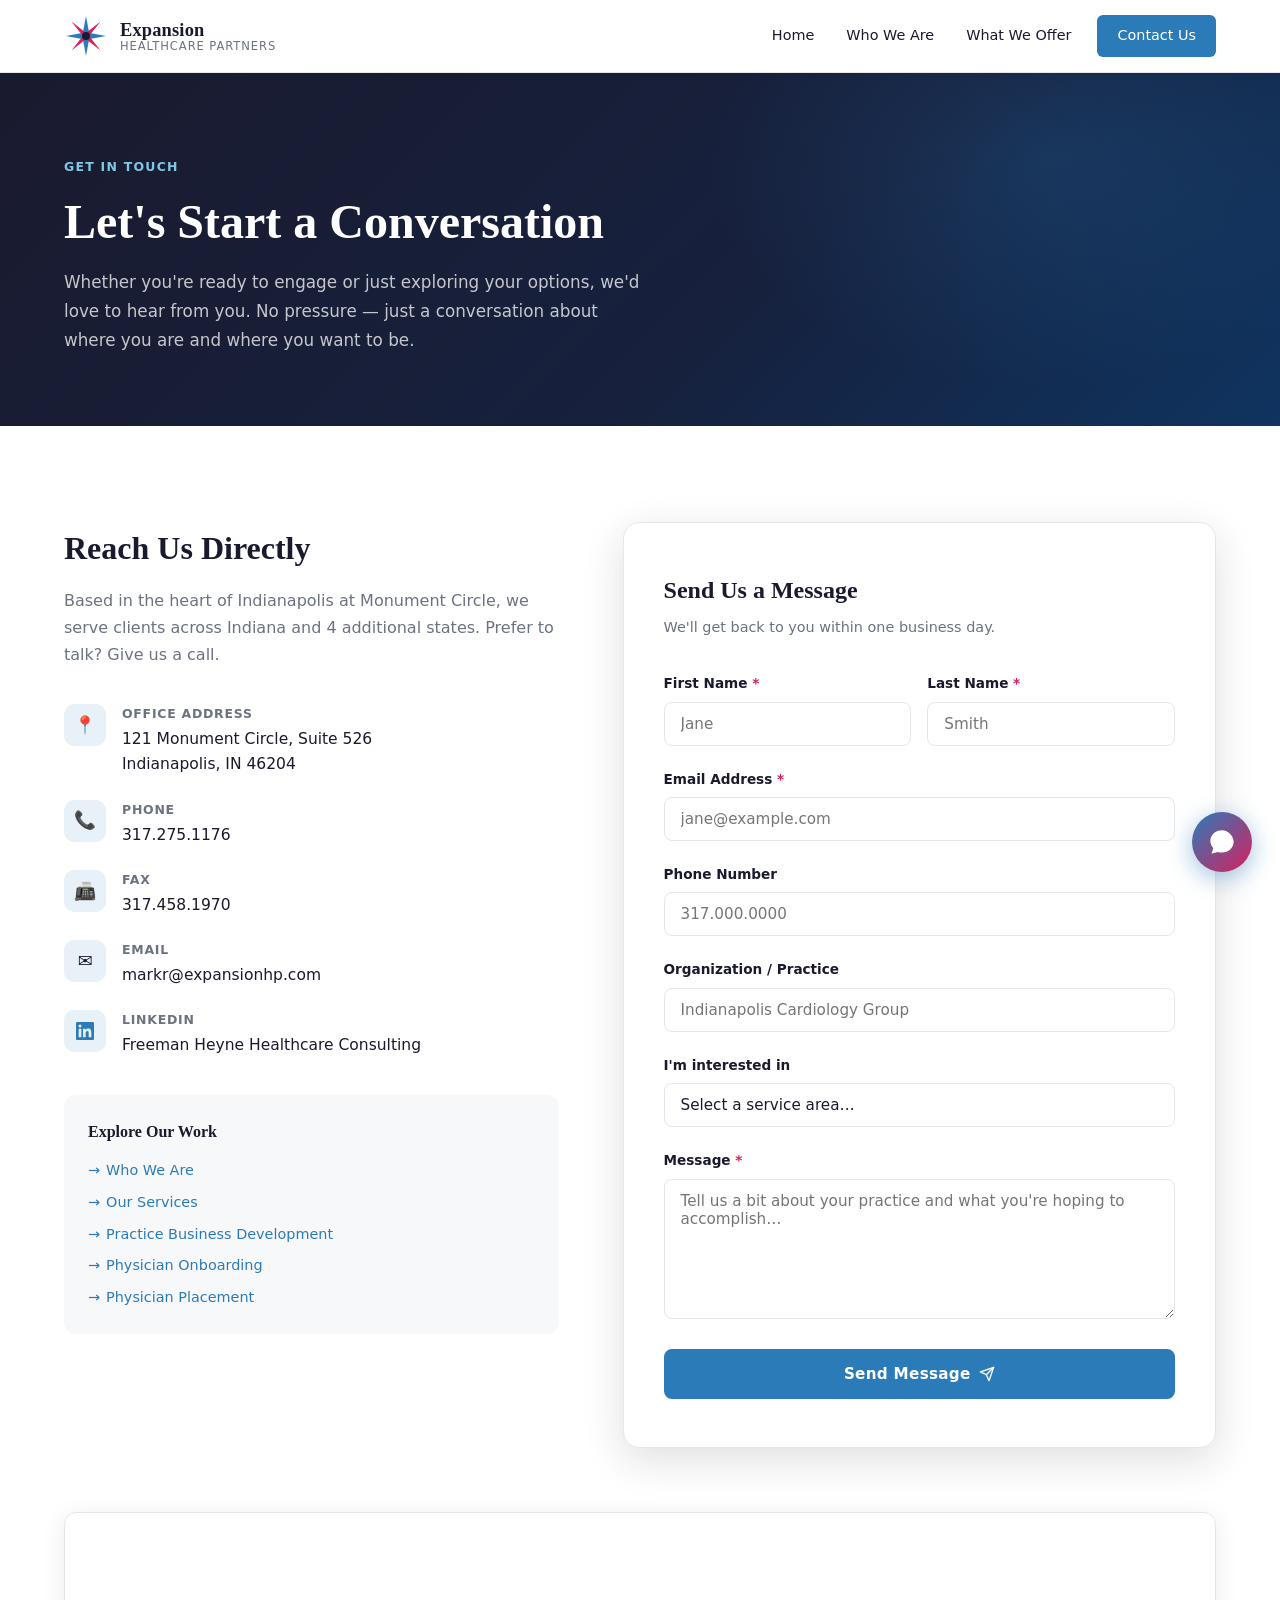
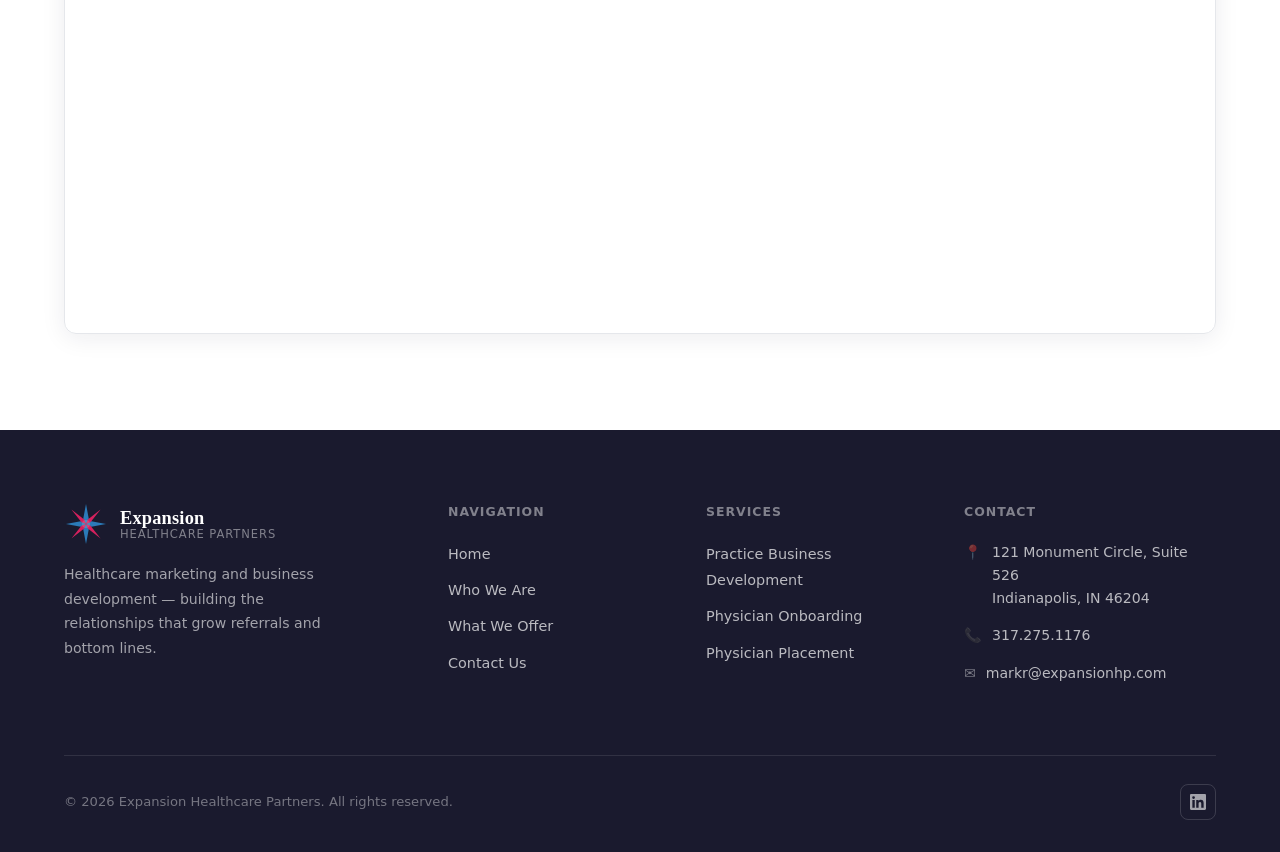
<file: contact.html>
<!DOCTYPE html>
<html lang="en">
<head>
  <meta charset="UTF-8" />
  <meta name="viewport" content="width=device-width, initial-scale=1.0" />
  <title>Contact Us | Expansion Healthcare Partners</title>
  <meta name="description" content="Contact Expansion Healthcare Partners at 121 Monument Circle, Suite 526, Indianapolis, IN 46204. Call 317.275.1176 or email markr@expansionhp.com." />
  <link rel="stylesheet" href="styles.css" />
  <script type="application/ld+json">
  {
    "@context": "https://schema.org",
    "@type": "LocalBusiness",
    "name": "Expansion Healthcare Partners",
    "alternateName": "EHP",
    "description": "Healthcare marketing and business development consultancy specializing in physician referral growth and practice development.",
    "url": "https://expansionhealthcarepartners.com",
    "telephone": "+13172751176",
    "faxNumber": "+13174581970",
    "email": "markr@expansionhp.com",
    "address": {
      "@type": "PostalAddress",
      "streetAddress": "121 Monument Circle, Suite 526",
      "addressLocality": "Indianapolis",
      "addressRegion": "IN",
      "postalCode": "46204",
      "addressCountry": "US"
    },
    "sameAs": ["https://www.linkedin.com/company/freeman-heyne-healthcare-consulting"],
    "areaServed": ["Indiana","Illinois","Ohio","Kentucky","Michigan"],
    "hasMap": "https://maps.google.com/?q=121+Monument+Circle+Indianapolis+IN+46204"
  }
  </script>
</head>
<body>

  <!-- NAVIGATION -->
  <nav class="nav" role="navigation" aria-label="Main navigation">
    <div class="container nav-inner">
      <a href="index.html" class="nav-logo" aria-label="Expansion Healthcare Partners home">
        <svg class="logo-svg" viewBox="0 0 44 44" fill="none" xmlns="http://www.w3.org/2000/svg" aria-hidden="true">
          <path d="M22 2 L25 18 L22 22 L19 18 Z" fill="#2B7BB9"/>
          <path d="M42 22 L26 25 L22 22 L26 19 Z" fill="#2B7BB9"/>
          <path d="M22 42 L19 26 L22 22 L25 26 Z" fill="#2B7BB9"/>
          <path d="M2 22 L18 19 L22 22 L18 25 Z" fill="#2B7BB9"/>
          <path d="M36.6 7.4 L26.5 20.2 L22 22 L23.8 17.5 Z" fill="#D6215E"/>
          <path d="M36.6 36.6 L23.8 26.5 L22 22 L26.5 23.8 Z" fill="#D6215E"/>
          <path d="M7.4 36.6 L17.5 23.8 L22 22 L20.2 26.5 Z" fill="#D6215E"/>
          <path d="M7.4 7.4 L20.2 17.5 L22 22 L17.5 20.2 Z" fill="#D6215E"/>
          <circle cx="22" cy="22" r="4" fill="#1A1A2E"/>
        </svg>
        <span class="logo-text">
          <span class="logo-name">Expansion</span>
          <span class="logo-sub">Healthcare Partners</span>
        </span>
      </a>
      <button class="nav-toggle" aria-label="Toggle navigation" aria-expanded="false">
        <span></span><span></span><span></span>
      </button>
      <ul class="nav-links" role="list">
        <li><a href="index.html">Home</a></li>
        <li><a href="about.html">Who We Are</a></li>
        <li><a href="services.html">What We Offer</a></li>
        <li class="nav-cta"><a href="contact.html" class="active" aria-current="page">Contact Us</a></li>
      </ul>
    </div>
  </nav>

  <main>

    <!-- PAGE HERO -->
    <section class="page-hero" aria-labelledby="contact-hero-heading">
      <div class="container">
        <span class="section-label">Get in Touch</span>
        <h1 id="contact-hero-heading">Let's Start a Conversation</h1>
        <p>Whether you're ready to engage or just exploring your options, we'd love to hear from you. No pressure — just a conversation about where you are and where you want to be.</p>
      </div>
    </section>

    <!-- CONTACT SECTION -->
    <section class="section" aria-labelledby="contact-section-heading">
      <div class="container">
        <h2 class="sr-only" id="contact-section-heading">Contact Information and Form</h2>
        <div class="contact-grid">

          <!-- CONTACT INFO -->
          <div class="contact-info">
            <h2>Reach Us Directly</h2>
            <p>Based in the heart of Indianapolis at Monument Circle, we serve clients across Indiana and 4 additional states. Prefer to talk? Give us a call.</p>

            <div class="contact-detail">
              <div class="contact-detail-icon" aria-hidden="true">📍</div>
              <div class="contact-detail-body">
                <div class="contact-detail-label">Office Address</div>
                <div class="contact-detail-value">
                  <a href="https://maps.google.com/?q=121+Monument+Circle+Suite+526+Indianapolis+IN+46204" target="_blank" rel="noopener noreferrer" style="color:inherit;">121 Monument Circle, Suite 526<br>
                  Indianapolis, IN 46204</a>
                </div>
              </div>
            </div>

            <div class="contact-detail">
              <div class="contact-detail-icon" aria-hidden="true">📞</div>
              <div class="contact-detail-body">
                <div class="contact-detail-label">Phone</div>
                <div class="contact-detail-value">
                  <a href="tel:+13172751176">317.275.1176</a>
                </div>
              </div>
            </div>

            <div class="contact-detail">
              <div class="contact-detail-icon" aria-hidden="true">📠</div>
              <div class="contact-detail-body">
                <div class="contact-detail-label">Fax</div>
                <div class="contact-detail-value">317.458.1970</div>
              </div>
            </div>

            <div class="contact-detail">
              <div class="contact-detail-icon" aria-hidden="true">✉️</div>
              <div class="contact-detail-body">
                <div class="contact-detail-label">Email</div>
                <div class="contact-detail-value">
                  <a href="mailto:markr@expansionhp.com">markr@expansionhp.com</a>
                </div>
              </div>
            </div>

            <div class="contact-detail">
              <div class="contact-detail-icon" aria-hidden="true">
                <svg width="18" height="18" fill="currentColor" viewBox="0 0 24 24" style="color:#2B7BB9;" aria-hidden="true"><path d="M20.447 20.452h-3.554v-5.569c0-1.328-.027-3.037-1.852-3.037-1.853 0-2.136 1.445-2.136 2.939v5.667H9.351V9h3.414v1.561h.046c.477-.9 1.637-1.85 3.37-1.85 3.601 0 4.267 2.37 4.267 5.455v6.286zM5.337 7.433a2.062 2.062 0 0 1-2.063-2.065 2.064 2.064 0 1 1 2.063 2.065zm1.782 13.019H3.555V9h3.564v11.452zM22.225 0H1.771C.792 0 0 .774 0 1.729v20.542C0 23.227.792 24 1.771 24h20.451C23.2 24 24 23.227 24 22.271V1.729C24 .774 23.2 0 22.222 0h.003z"/></svg>
              </div>
              <div class="contact-detail-body">
                <div class="contact-detail-label">LinkedIn</div>
                <div class="contact-detail-value">
                  <a href="https://www.linkedin.com/company/freeman-heyne-healthcare-consulting" target="_blank" rel="noopener noreferrer">Freeman Heyne Healthcare Consulting</a>
                </div>
              </div>
            </div>

            <!-- Quick links -->
            <div style="margin-top:36px;padding:24px;background:var(--light-bg);border-radius:12px;">
              <h3 style="font-family:var(--serif);font-size:1rem;color:var(--dark);margin-bottom:14px;">Explore Our Work</h3>
              <div style="display:flex;flex-direction:column;gap:8px;">
                <a href="about.html" style="font-size:.9rem;color:var(--blue);display:flex;align-items:center;gap:6px;">
                  <span>→</span> Who We Are
                </a>
                <a href="services.html" style="font-size:.9rem;color:var(--blue);display:flex;align-items:center;gap:6px;">
                  <span>→</span> Our Services
                </a>
                <a href="services.html#practice-growth" style="font-size:.9rem;color:var(--blue);display:flex;align-items:center;gap:6px;">
                  <span>→</span> Practice Business Development
                </a>
                <a href="services.html#onboarding" style="font-size:.9rem;color:var(--blue);display:flex;align-items:center;gap:6px;">
                  <span>→</span> Physician Onboarding
                </a>
                <a href="services.html#placement" style="font-size:.9rem;color:var(--blue);display:flex;align-items:center;gap:6px;">
                  <span>→</span> Physician Placement
                </a>
              </div>
            </div>
          </div>

          <!-- CONTACT FORM -->
          <div class="contact-form-wrap">
            <h3>Send Us a Message</h3>
            <p class="form-sub">We'll get back to you within one business day.</p>
            <form id="contact-form" novalidate>
              <div class="form-row">
                <div class="form-group">
                  <label for="first-name">First Name <span style="color:var(--pink)">*</span></label>
                  <input type="text" id="first-name" name="first_name" required placeholder="Jane" autocomplete="given-name" />
                </div>
                <div class="form-group">
                  <label for="last-name">Last Name <span style="color:var(--pink)">*</span></label>
                  <input type="text" id="last-name" name="last_name" required placeholder="Smith" autocomplete="family-name" />
                </div>
              </div>
              <div class="form-group">
                <label for="email">Email Address <span style="color:var(--pink)">*</span></label>
                <input type="email" id="email" name="email" required placeholder="jane@example.com" autocomplete="email" />
              </div>
              <div class="form-group">
                <label for="phone">Phone Number</label>
                <input type="tel" id="phone" name="phone" placeholder="317.000.0000" autocomplete="tel" />
              </div>
              <div class="form-group">
                <label for="organization">Organization / Practice</label>
                <input type="text" id="organization" name="organization" placeholder="Indianapolis Cardiology Group" autocomplete="organization" />
              </div>
              <div class="form-group">
                <label for="service-interest">I'm interested in</label>
                <select id="service-interest" name="service_interest">
                  <option value="">Select a service area…</option>
                  <option value="practice-growth">Medical Practice Business Development</option>
                  <option value="onboarding">Physician Onboarding &amp; Marketing</option>
                  <option value="placement">Physician Placement &amp; Contract Consulting</option>
                  <option value="general">General Inquiry</option>
                </select>
              </div>
              <div class="form-group">
                <label for="message">Message <span style="color:var(--pink)">*</span></label>
                <textarea id="message" name="message" required placeholder="Tell us a bit about your practice and what you're hoping to accomplish…"></textarea>
              </div>
              <button type="submit" class="btn btn-primary" style="width:100%;justify-content:center;">
                Send Message
                <svg width="16" height="16" fill="none" viewBox="0 0 24 24" aria-hidden="true"><path d="M22 2L11 13" stroke="currentColor" stroke-width="2" stroke-linecap="round" stroke-linejoin="round"/><path d="M22 2L15 22 11 13 2 9l20-7z" stroke="currentColor" stroke-width="2" stroke-linecap="round" stroke-linejoin="round"/></svg>
              </button>
              <div class="form-success" id="form-success" role="alert" aria-live="polite">
                ✓ Thank you! Your message has been sent. We'll be in touch within one business day.
              </div>
            </form>
          </div>
        </div>

        <!-- MAP -->
        <div class="map-wrap" style="margin-top:64px;">
          <iframe
            title="Expansion Healthcare Partners office location — 121 Monument Circle, Indianapolis, IN"
            src="https://www.google.com/maps/embed?pb=!1m18!1m12!1m3!1d3063.8!2d-86.15817!3d39.76838!2m3!1f0!2f0!3f0!3m2!1i1024!2i768!4f13.1!3m3!1m2!1s0x886b50ba272d74cf%3A0x26a938a68e06ad7a!2s121%20Monument%20Cir%20%23526%2C%20Indianapolis%2C%20IN%2046204!5e0!3m2!1sen!2sus!4v1700000000001!5m2!1sen!2sus"
            width="100%"
            height="420"
            style="border:0;"
            allowfullscreen=""
            loading="lazy"
            referrerpolicy="no-referrer-when-downgrade">
          </iframe>
        </div>

      </div>
    </section>

  </main>

  <!-- FOOTER -->
  <footer class="footer" role="contentinfo">
    <div class="container">
      <div class="footer-grid">
        <div class="footer-brand">
          <a href="index.html" class="nav-logo" aria-label="Expansion Healthcare Partners">
            <svg class="logo-svg" viewBox="0 0 44 44" fill="none" xmlns="http://www.w3.org/2000/svg" aria-hidden="true">
              <path d="M22 2 L25 18 L22 22 L19 18 Z" fill="#2B7BB9"/>
              <path d="M42 22 L26 25 L22 22 L26 19 Z" fill="#2B7BB9"/>
              <path d="M22 42 L19 26 L22 22 L25 26 Z" fill="#2B7BB9"/>
              <path d="M2 22 L18 19 L22 22 L18 25 Z" fill="#2B7BB9"/>
              <path d="M36.6 7.4 L26.5 20.2 L22 22 L23.8 17.5 Z" fill="#D6215E"/>
              <path d="M36.6 36.6 L23.8 26.5 L22 22 L26.5 23.8 Z" fill="#D6215E"/>
              <path d="M7.4 36.6 L17.5 23.8 L22 22 L20.2 26.5 Z" fill="#D6215E"/>
              <path d="M7.4 7.4 L20.2 17.5 L22 22 L17.5 20.2 Z" fill="#D6215E"/>
              <circle cx="22" cy="22" r="4" fill="#fff" fill-opacity=".15"/>
            </svg>
            <span class="logo-text">
              <span class="logo-name">Expansion</span>
              <span class="logo-sub">Healthcare Partners</span>
            </span>
          </a>
          <p>Healthcare marketing and business development — building the relationships that grow referrals and bottom lines.</p>
        </div>
        <div class="footer-col">
          <h4>Navigation</h4>
          <ul>
            <li><a href="index.html">Home</a></li>
            <li><a href="about.html">Who We Are</a></li>
            <li><a href="services.html">What We Offer</a></li>
            <li><a href="contact.html">Contact Us</a></li>
          </ul>
        </div>
        <div class="footer-col">
          <h4>Services</h4>
          <ul>
            <li><a href="services.html#practice-growth">Practice Business Development</a></li>
            <li><a href="services.html#onboarding">Physician Onboarding</a></li>
            <li><a href="services.html#placement">Physician Placement</a></li>
          </ul>
        </div>
        <div class="footer-col">
          <h4>Contact</h4>
          <div class="footer-contact-line">
            <span>📍</span>
            <span><a href="https://maps.google.com/?q=121+Monument+Circle+Suite+526+Indianapolis+IN+46204" target="_blank" rel="noopener noreferrer" style="color:rgba(255,255,255,.7);">121 Monument Circle, Suite 526<br>Indianapolis, IN 46204</a></span>
          </div>
          <div class="footer-contact-line">
            <span>📞</span>
            <a href="tel:+13172751176">317.275.1176</a>
          </div>
          <div class="footer-contact-line">
            <span>✉️</span>
            <a href="mailto:markr@expansionhp.com">markr@expansionhp.com</a>
          </div>
        </div>
      </div>
      <div class="footer-bottom">
        <p>© 2026 Expansion Healthcare Partners. All rights reserved.</p>
        <div class="footer-social">
          <a href="https://www.linkedin.com/company/freeman-heyne-healthcare-consulting" target="_blank" rel="noopener noreferrer" aria-label="LinkedIn">
            <svg width="16" height="16" fill="currentColor" viewBox="0 0 24 24" aria-hidden="true"><path d="M20.447 20.452h-3.554v-5.569c0-1.328-.027-3.037-1.852-3.037-1.853 0-2.136 1.445-2.136 2.939v5.667H9.351V9h3.414v1.561h.046c.477-.9 1.637-1.85 3.37-1.85 3.601 0 4.267 2.37 4.267 5.455v6.286zM5.337 7.433a2.062 2.062 0 0 1-2.063-2.065 2.064 2.064 0 1 1 2.063 2.065zm1.782 13.019H3.555V9h3.564v11.452zM22.225 0H1.771C.792 0 0 .774 0 1.729v20.542C0 23.227.792 24 1.771 24h20.451C23.2 24 24 23.227 24 22.271V1.729C24 .774 23.2 0 22.222 0h.003z"/></svg>
          </a>
        </div>
      </div>
    </div>
  </footer>

  <script src="main.js"></script>
  <script src="receptionist.js"></script>
</body>
</html>
</file>
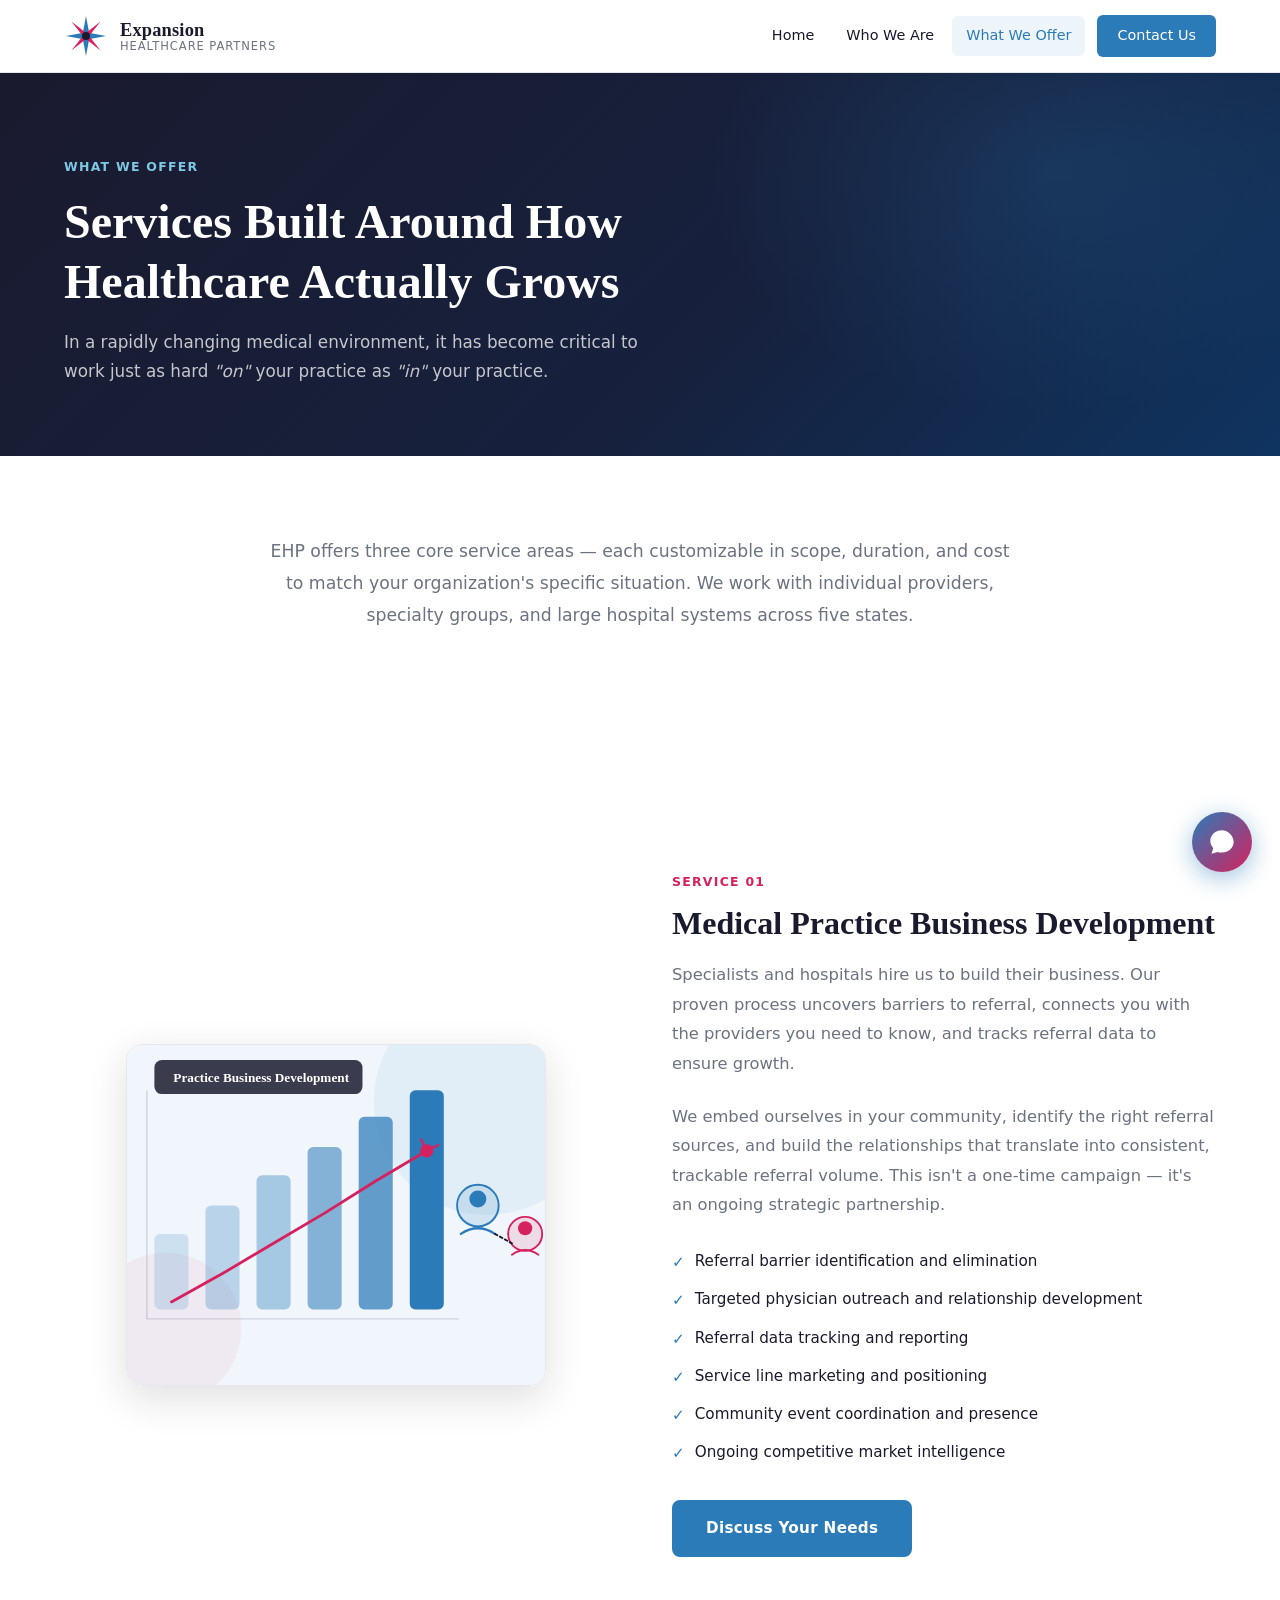
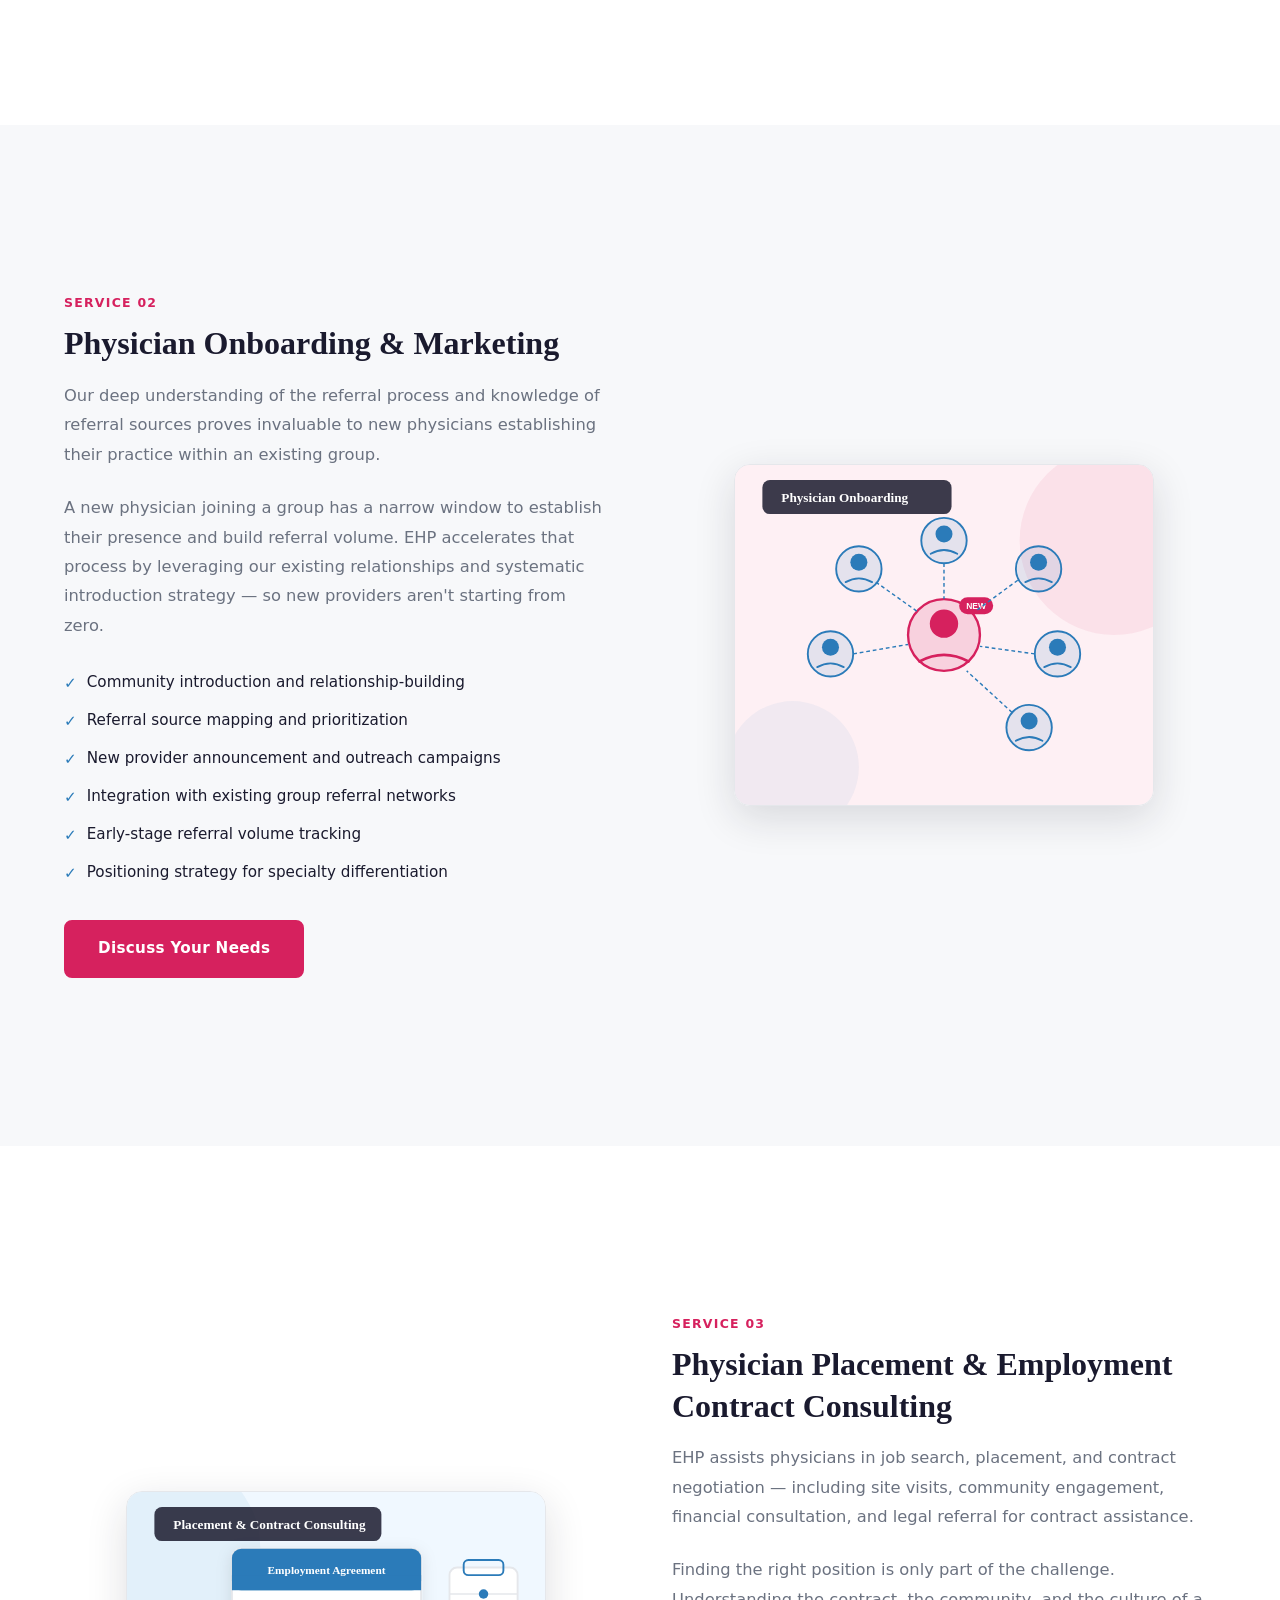
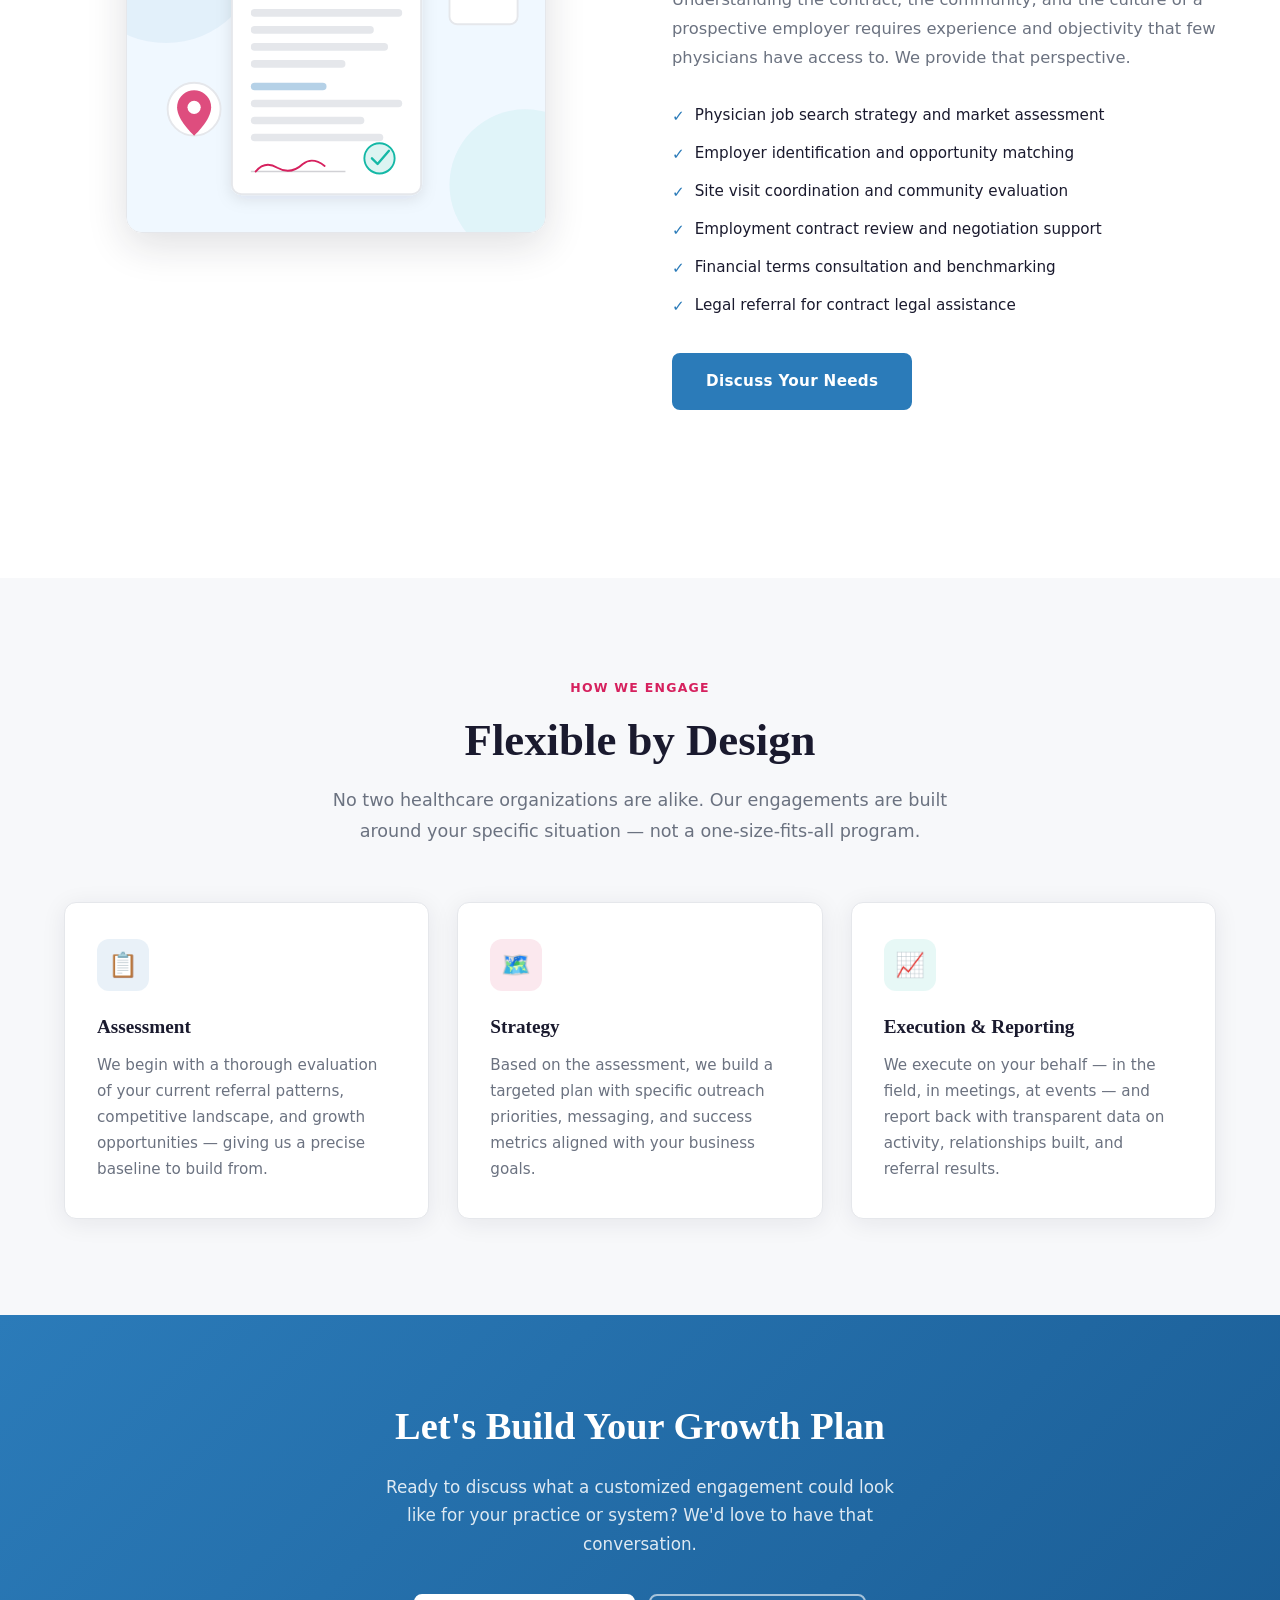
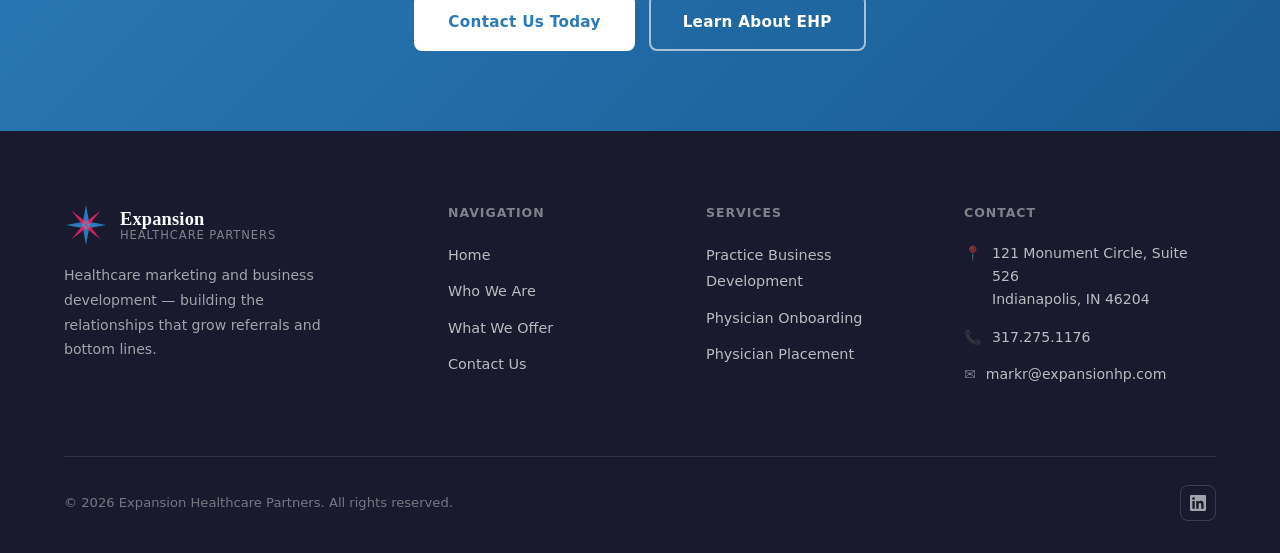
<file: services.html>
<!DOCTYPE html>
<html lang="en">
<head>
  <meta charset="UTF-8" />
  <meta name="viewport" content="width=device-width, initial-scale=1.0" />
  <title>What We Offer | Expansion Healthcare Partners</title>
  <meta name="description" content="EHP offers Medical Practice Business Development, Physician Onboarding & Marketing, and Physician Placement & Contract Consulting — customizable engagements for specialists and health systems." />
  <link rel="stylesheet" href="styles.css" />
  <script type="application/ld+json">
  {
    "@context": "https://schema.org",
    "@type": "LocalBusiness",
    "name": "Expansion Healthcare Partners",
    "alternateName": "EHP",
    "description": "Healthcare marketing and business development consultancy specializing in physician referral growth and practice development.",
    "url": "https://expansionhealthcarepartners.com",
    "telephone": "+13172751176",
    "faxNumber": "+13174581970",
    "email": "markr@expansionhp.com",
    "address": {
      "@type": "PostalAddress",
      "streetAddress": "121 Monument Circle, Suite 526",
      "addressLocality": "Indianapolis",
      "addressRegion": "IN",
      "postalCode": "46204",
      "addressCountry": "US"
    },
    "sameAs": ["https://www.linkedin.com/company/freeman-heyne-healthcare-consulting"],
    "areaServed": ["Indiana","Illinois","Ohio","Kentucky","Michigan"]
  }
  </script>
</head>
<body>

  <!-- NAVIGATION -->
  <nav class="nav" role="navigation" aria-label="Main navigation">
    <div class="container nav-inner">
      <a href="index.html" class="nav-logo" aria-label="Expansion Healthcare Partners home">
        <svg class="logo-svg" viewBox="0 0 44 44" fill="none" xmlns="http://www.w3.org/2000/svg" aria-hidden="true">
          <path d="M22 2 L25 18 L22 22 L19 18 Z" fill="#2B7BB9"/>
          <path d="M42 22 L26 25 L22 22 L26 19 Z" fill="#2B7BB9"/>
          <path d="M22 42 L19 26 L22 22 L25 26 Z" fill="#2B7BB9"/>
          <path d="M2 22 L18 19 L22 22 L18 25 Z" fill="#2B7BB9"/>
          <path d="M36.6 7.4 L26.5 20.2 L22 22 L23.8 17.5 Z" fill="#D6215E"/>
          <path d="M36.6 36.6 L23.8 26.5 L22 22 L26.5 23.8 Z" fill="#D6215E"/>
          <path d="M7.4 36.6 L17.5 23.8 L22 22 L20.2 26.5 Z" fill="#D6215E"/>
          <path d="M7.4 7.4 L20.2 17.5 L22 22 L17.5 20.2 Z" fill="#D6215E"/>
          <circle cx="22" cy="22" r="4" fill="#1A1A2E"/>
        </svg>
        <span class="logo-text">
          <span class="logo-name">Expansion</span>
          <span class="logo-sub">Healthcare Partners</span>
        </span>
      </a>
      <button class="nav-toggle" aria-label="Toggle navigation" aria-expanded="false">
        <span></span><span></span><span></span>
      </button>
      <ul class="nav-links" role="list">
        <li><a href="index.html">Home</a></li>
        <li><a href="about.html">Who We Are</a></li>
        <li><a href="services.html" class="active" aria-current="page">What We Offer</a></li>
        <li class="nav-cta"><a href="contact.html">Contact Us</a></li>
      </ul>
    </div>
  </nav>

  <main>

    <!-- PAGE HERO -->
    <section class="page-hero" aria-labelledby="services-hero-heading">
      <div class="container">
        <span class="section-label">What We Offer</span>
        <h1 id="services-hero-heading">Services Built Around How Healthcare Actually Grows</h1>
        <p>In a rapidly changing medical environment, it has become critical to work just as hard <em>"on"</em> your practice as <em>"in"</em> your practice.</p>
      </div>
    </section>

    <!-- SERVICES INTRO -->
    <section class="section-sm" aria-label="Services overview">
      <div class="container">
        <div style="max-width:760px;margin:0 auto;text-align:center;padding:16px 0 8px;">
          <p style="font-size:1.08rem;color:var(--mid-gray);line-height:1.85;">EHP offers three core service areas — each customizable in scope, duration, and cost to match your organization's specific situation. We work with individual providers, specialty groups, and large hospital systems across five states.</p>
        </div>
      </div>
    </section>

    <!-- SERVICE 1: PRACTICE GROWTH -->
    <section class="section" id="practice-growth" aria-labelledby="service1-heading">
      <div class="container">
        <div class="service-block">
          <div class="service-icon-wrap">
            <div class="service-img-wrap">
              <img src="images/service-practice-growth.svg" alt="Physicians meeting and building referral relationships" loading="lazy" onerror="this.style.display='none';this.nextElementSibling.style.display='flex'" />
              <div class="service-icon-circle sic-blue" style="display:none;" aria-hidden="true">
                <svg width="72" height="72" fill="none" viewBox="0 0 24 24"><path d="M13 2L3 14h9l-1 8 10-12h-9l1-8z" stroke="#2B7BB9" stroke-width="1.5" stroke-linecap="round" stroke-linejoin="round"/></svg>
              </div>
            </div>
          </div>
          <div class="service-content">
            <span class="section-label">Service 01</span>
            <h2 id="service1-heading">Medical Practice Business Development</h2>
            <p>Specialists and hospitals hire us to build their business. Our proven process uncovers barriers to referral, connects you with the providers you need to know, and tracks referral data to ensure growth.</p>
            <p>We embed ourselves in your community, identify the right referral sources, and build the relationships that translate into consistent, trackable referral volume. This isn't a one-time campaign — it's an ongoing strategic partnership.</p>
            <ul class="service-bullets">
              <li>Referral barrier identification and elimination</li>
              <li>Targeted physician outreach and relationship development</li>
              <li>Referral data tracking and reporting</li>
              <li>Service line marketing and positioning</li>
              <li>Community event coordination and presence</li>
              <li>Ongoing competitive market intelligence</li>
            </ul>
            <a href="contact.html" class="btn btn-primary">Discuss Your Needs</a>
          </div>
        </div>
      </div>
    </section>


    <!-- SERVICE 2: ONBOARDING -->
    <section class="section section-alt" id="onboarding" aria-labelledby="service2-heading">
      <div class="container">
        <div class="service-block reverse">
          <div class="service-icon-wrap">
            <div class="service-img-wrap">
              <img src="images/service-onboarding.svg" alt="New physician being welcomed into a medical practice" loading="lazy" onerror="this.style.display='none';this.nextElementSibling.style.display='flex'" />
              <div class="service-icon-circle sic-pink" style="display:none;" aria-hidden="true">
                <svg width="72" height="72" fill="none" viewBox="0 0 24 24"><path d="M17 21v-2a4 4 0 0 0-4-4H5a4 4 0 0 0-4 4v2" stroke="#D6215E" stroke-width="1.5" stroke-linecap="round" stroke-linejoin="round"/><circle cx="9" cy="7" r="4" stroke="#D6215E" stroke-width="1.5"/></svg>
              </div>
            </div>
          </div>
          <div class="service-content">
            <span class="section-label">Service 02</span>
            <h2 id="service2-heading">Physician Onboarding &amp; Marketing</h2>
            <p>Our deep understanding of the referral process and knowledge of referral sources proves invaluable to new physicians establishing their practice within an existing group.</p>
            <p>A new physician joining a group has a narrow window to establish their presence and build referral volume. EHP accelerates that process by leveraging our existing relationships and systematic introduction strategy — so new providers aren't starting from zero.</p>
            <ul class="service-bullets">
              <li>Community introduction and relationship-building</li>
              <li>Referral source mapping and prioritization</li>
              <li>New provider announcement and outreach campaigns</li>
              <li>Integration with existing group referral networks</li>
              <li>Early-stage referral volume tracking</li>
              <li>Positioning strategy for specialty differentiation</li>
            </ul>
            <a href="contact.html" class="btn btn-pink">Discuss Your Needs</a>
          </div>
        </div>
      </div>
    </section>


    <!-- SERVICE 3: PLACEMENT -->
    <section class="section" id="placement" aria-labelledby="service3-heading">
      <div class="container">
        <div class="service-block">
          <div class="service-icon-wrap">
            <div class="service-img-wrap">
              <img src="images/service-placement.svg" alt="Physician reviewing an employment contract" loading="lazy" onerror="this.style.display='none';this.nextElementSibling.style.display='flex'" />
              <div class="service-icon-circle sic-teal" style="display:none;" aria-hidden="true">
                <svg width="72" height="72" fill="none" viewBox="0 0 24 24"><path d="M21 16V8a2 2 0 0 0-1-1.73l-7-4a2 2 0 0 0-2 0l-7 4A2 2 0 0 0 3 8v8a2 2 0 0 0 1 1.73l7 4a2 2 0 0 0 2 0l7-4A2 2 0 0 0 21 16z" stroke="#14B8A6" stroke-width="1.5"/></svg>
              </div>
            </div>
          </div>
          <div class="service-content">
            <span class="section-label">Service 03</span>
            <h2 id="service3-heading">Physician Placement &amp; Employment Contract Consulting</h2>
            <p>EHP assists physicians in job search, placement, and contract negotiation — including site visits, community engagement, financial consultation, and legal referral for contract assistance.</p>
            <p>Finding the right position is only part of the challenge. Understanding the contract, the community, and the culture of a prospective employer requires experience and objectivity that few physicians have access to. We provide that perspective.</p>
            <ul class="service-bullets">
              <li>Physician job search strategy and market assessment</li>
              <li>Employer identification and opportunity matching</li>
              <li>Site visit coordination and community evaluation</li>
              <li>Employment contract review and negotiation support</li>
              <li>Financial terms consultation and benchmarking</li>
              <li>Legal referral for contract legal assistance</li>
            </ul>
            <a href="contact.html" class="btn btn-primary">Discuss Your Needs</a>
          </div>
        </div>
      </div>
    </section>

    <!-- HOW WE ENGAGE -->
    <section class="section section-alt" aria-labelledby="engage-heading">
      <div class="container">
        <div class="section-header centered">
          <span class="section-label">How We Engage</span>
          <h2 class="section-title" id="engage-heading">Flexible by Design</h2>
          <p class="section-lead">No two healthcare organizations are alike. Our engagements are built around your specific situation — not a one-size-fits-all program.</p>
        </div>
        <div class="cards cards-3">
          <article class="card">
            <div class="card-icon card-icon-blue">📋</div>
            <h3>Assessment</h3>
            <p>We begin with a thorough evaluation of your current referral patterns, competitive landscape, and growth opportunities — giving us a precise baseline to build from.</p>
          </article>
          <article class="card">
            <div class="card-icon card-icon-pink">🗺️</div>
            <h3>Strategy</h3>
            <p>Based on the assessment, we build a targeted plan with specific outreach priorities, messaging, and success metrics aligned with your business goals.</p>
          </article>
          <article class="card">
            <div class="card-icon card-icon-teal">📈</div>
            <h3>Execution & Reporting</h3>
            <p>We execute on your behalf — in the field, in meetings, at events — and report back with transparent data on activity, relationships built, and referral results.</p>
          </article>
        </div>
      </div>
    </section>

    <!-- CTA -->
    <div class="cta-banner">
      <div class="container">
        <h2>Let's Build Your Growth Plan</h2>
        <p>Ready to discuss what a customized engagement could look like for your practice or system? We'd love to have that conversation.</p>
        <div class="cta-actions">
          <a href="contact.html" class="btn btn-primary" style="background:#fff;color:var(--blue);border-color:#fff;">Contact Us Today</a>
          <a href="about.html" class="btn btn-outline">Learn About EHP</a>
        </div>
      </div>
    </div>

  </main>

  <!-- FOOTER -->
  <footer class="footer" role="contentinfo">
    <div class="container">
      <div class="footer-grid">
        <div class="footer-brand">
          <a href="index.html" class="nav-logo" aria-label="Expansion Healthcare Partners">
            <svg class="logo-svg" viewBox="0 0 44 44" fill="none" xmlns="http://www.w3.org/2000/svg" aria-hidden="true">
              <path d="M22 2 L25 18 L22 22 L19 18 Z" fill="#2B7BB9"/>
              <path d="M42 22 L26 25 L22 22 L26 19 Z" fill="#2B7BB9"/>
              <path d="M22 42 L19 26 L22 22 L25 26 Z" fill="#2B7BB9"/>
              <path d="M2 22 L18 19 L22 22 L18 25 Z" fill="#2B7BB9"/>
              <path d="M36.6 7.4 L26.5 20.2 L22 22 L23.8 17.5 Z" fill="#D6215E"/>
              <path d="M36.6 36.6 L23.8 26.5 L22 22 L26.5 23.8 Z" fill="#D6215E"/>
              <path d="M7.4 36.6 L17.5 23.8 L22 22 L20.2 26.5 Z" fill="#D6215E"/>
              <path d="M7.4 7.4 L20.2 17.5 L22 22 L17.5 20.2 Z" fill="#D6215E"/>
              <circle cx="22" cy="22" r="4" fill="#fff" fill-opacity=".15"/>
            </svg>
            <span class="logo-text">
              <span class="logo-name">Expansion</span>
              <span class="logo-sub">Healthcare Partners</span>
            </span>
          </a>
          <p>Healthcare marketing and business development — building the relationships that grow referrals and bottom lines.</p>
        </div>
        <div class="footer-col">
          <h4>Navigation</h4>
          <ul>
            <li><a href="index.html">Home</a></li>
            <li><a href="about.html">Who We Are</a></li>
            <li><a href="services.html">What We Offer</a></li>
            <li><a href="contact.html">Contact Us</a></li>
          </ul>
        </div>
        <div class="footer-col">
          <h4>Services</h4>
          <ul>
            <li><a href="services.html#practice-growth">Practice Business Development</a></li>
            <li><a href="services.html#onboarding">Physician Onboarding</a></li>
            <li><a href="services.html#placement">Physician Placement</a></li>
          </ul>
        </div>
        <div class="footer-col">
          <h4>Contact</h4>
          <div class="footer-contact-line">
            <span>📍</span>
            <span><a href="https://maps.google.com/?q=121+Monument+Circle+Suite+526+Indianapolis+IN+46204" target="_blank" rel="noopener noreferrer" style="color:rgba(255,255,255,.7);">121 Monument Circle, Suite 526<br>Indianapolis, IN 46204</a></span>
          </div>
          <div class="footer-contact-line">
            <span>📞</span>
            <a href="tel:+13172751176">317.275.1176</a>
          </div>
          <div class="footer-contact-line">
            <span>✉️</span>
            <a href="mailto:markr@expansionhp.com">markr@expansionhp.com</a>
          </div>
        </div>
      </div>
      <div class="footer-bottom">
        <p>© 2026 Expansion Healthcare Partners. All rights reserved.</p>
        <div class="footer-social">
          <a href="https://www.linkedin.com/company/freeman-heyne-healthcare-consulting" target="_blank" rel="noopener noreferrer" aria-label="LinkedIn">
            <svg width="16" height="16" fill="currentColor" viewBox="0 0 24 24" aria-hidden="true"><path d="M20.447 20.452h-3.554v-5.569c0-1.328-.027-3.037-1.852-3.037-1.853 0-2.136 1.445-2.136 2.939v5.667H9.351V9h3.414v1.561h.046c.477-.9 1.637-1.85 3.37-1.85 3.601 0 4.267 2.37 4.267 5.455v6.286zM5.337 7.433a2.062 2.062 0 0 1-2.063-2.065 2.064 2.064 0 1 1 2.063 2.065zm1.782 13.019H3.555V9h3.564v11.452zM22.225 0H1.771C.792 0 0 .774 0 1.729v20.542C0 23.227.792 24 1.771 24h20.451C23.2 24 24 23.227 24 22.271V1.729C24 .774 23.2 0 22.222 0h.003z"/></svg>
          </a>
        </div>
      </div>
    </div>
  </footer>

  <script src="main.js"></script>
  <script src="receptionist.js"></script>
</body>
</html>
</file>
<file: styles.css>
/* =========================================================
   Expansion Healthcare Partners — styles.css
   ========================================================= */

/* ---------- Reset & Base ---------- */
*, *::before, *::after { box-sizing: border-box; margin: 0; padding: 0; }

:root {
  --blue:    #2B7BB9;
  --pink:    #D6215E;
  --dark:    #1A1A2E;
  --light-bg:#F7F8FA;
  --white:   #FFFFFF;
  --mid-gray:#6B7280;
  --border:  #E5E7EB;
  --radius:  8px;
  --shadow:  0 4px 24px rgba(27,26,46,.08);
  --shadow-lg:0 12px 40px rgba(27,26,46,.14);
  --max-w:   1200px;
  --nav-h:   72px;
  --serif:   'Playfair Display', Georgia, 'Times New Roman', serif;
  --sans:    'Inter', system-ui, -apple-system, sans-serif;
  --transition: .25s cubic-bezier(.4,0,.2,1);
}

html { scroll-behavior: smooth; font-size: 16px; }

body {
  font-family: var(--sans);
  color: var(--dark);
  background: var(--white);
  line-height: 1.65;
  -webkit-font-smoothing: antialiased;
  overflow-x: hidden;
}

img { display: block; max-width: 100%; }
a  { color: var(--blue); text-decoration: none; }
a:hover { text-decoration: underline; }

/* ---------- Google Fonts Import ---------- */
@import url('https://fonts.googleapis.com/css2?family=Playfair+Display:wght@400;600;700&family=Inter:wght@300;400;500;600&display=swap');

/* ---------- Utility ---------- */
.container { max-width: var(--max-w); margin: 0 auto; padding: 0 24px; }
.sr-only { position: absolute; width:1px; height:1px; overflow:hidden; clip:rect(0,0,0,0); }

.btn {
  display: inline-flex;
  align-items: center;
  gap: 8px;
  padding: 14px 32px;
  border-radius: var(--radius);
  font-family: var(--sans);
  font-weight: 600;
  font-size: .95rem;
  letter-spacing: .02em;
  cursor: pointer;
  border: 2px solid transparent;
  transition: all var(--transition);
  text-decoration: none;
}
.btn-primary {
  background: var(--blue);
  color: var(--white);
  border-color: var(--blue);
}
.btn-primary:hover {
  background: #2269a0;
  border-color: #2269a0;
  text-decoration: none;
  transform: translateY(-1px);
  box-shadow: 0 6px 20px rgba(43,123,185,.35);
}
.btn-outline {
  background: transparent;
  color: var(--blue);
  border-color: var(--blue);
}
.btn-outline:hover {
  background: var(--blue);
  color: var(--white);
  text-decoration: none;
}
.btn-pink {
  background: var(--pink);
  color: var(--white);
  border-color: var(--pink);
}
.btn-pink:hover {
  background: #b81c50;
  border-color: #b81c50;
  text-decoration: none;
  transform: translateY(-1px);
  box-shadow: 0 6px 20px rgba(214,33,94,.35);
}

/* ---------- Navigation ---------- */
.nav {
  position: sticky;
  top: 0;
  z-index: 100;
  background: var(--white);
  border-bottom: 1px solid var(--border);
  box-shadow: 0 1px 8px rgba(27,26,46,.06);
}
.nav-inner {
  display: flex;
  align-items: center;
  justify-content: space-between;
  height: var(--nav-h);
}

/* Logo */
.nav-logo {
  display: flex;
  align-items: center;
  gap: 12px;
  text-decoration: none;
  flex-shrink: 0;
}
.nav-logo:hover { text-decoration: none; }
.logo-svg { width: 44px; height: 44px; flex-shrink: 0; }
.logo-text { display: flex; flex-direction: column; line-height: 1.1; }
.logo-text .logo-name {
  font-family: var(--serif);
  font-weight: 700;
  font-size: 1.15rem;
  color: var(--dark);
  letter-spacing: .01em;
}
.logo-text .logo-sub {
  font-family: var(--sans);
  font-weight: 300;
  font-size: .72rem;
  color: var(--mid-gray);
  letter-spacing: .08em;
  text-transform: uppercase;
}

/* Nav links */
.nav-links {
  display: flex;
  align-items: center;
  gap: 4px;
  list-style: none;
}
.nav-links a {
  display: block;
  padding: 8px 14px;
  border-radius: 6px;
  font-size: .9rem;
  font-weight: 500;
  color: var(--dark);
  transition: all var(--transition);
  text-decoration: none;
}
.nav-links a:hover { background: var(--light-bg); color: var(--blue); }
.nav-links a.active { color: var(--blue); background: rgba(43,123,185,.08); }
.nav-links .nav-cta { margin-left: 8px; }
.nav-links .nav-cta a {
  background: var(--blue);
  color: var(--white);
  padding: 9px 20px;
}
.nav-links .nav-cta a:hover { background: #2269a0; }
.nav-links .nav-cta a.active { background: var(--blue); }

/* Hamburger */
.nav-toggle {
  display: none;
  background: none;
  border: none;
  cursor: pointer;
  padding: 8px;
  flex-direction: column;
  gap: 5px;
}
.nav-toggle span {
  display: block;
  width: 24px;
  height: 2px;
  background: var(--dark);
  border-radius: 2px;
  transition: all var(--transition);
}
.nav-toggle.open span:nth-child(1) { transform: translateY(7px) rotate(45deg); }
.nav-toggle.open span:nth-child(2) { opacity: 0; }
.nav-toggle.open span:nth-child(3) { transform: translateY(-7px) rotate(-45deg); }

/* ---------- Hero ---------- */
.hero {
  position: relative;
  min-height: calc(100vh - var(--nav-h));
  display: flex;
  align-items: center;
  overflow: hidden;
  background: var(--dark);
}
.hero-bg {
  position: absolute;
  inset: 0;
  background: linear-gradient(135deg, #1A1A2E 0%, #16213E 50%, #0F3460 100%);
}
.hero-accent {
  position: absolute;
  top: -20%;
  right: -10%;
  width: 60%;
  height: 120%;
  background: radial-gradient(ellipse at center, rgba(43,123,185,.18) 0%, transparent 70%);
  pointer-events: none;
}
.hero-accent-2 {
  position: absolute;
  bottom: -10%;
  left: 5%;
  width: 40%;
  height: 60%;
  background: radial-gradient(ellipse at center, rgba(214,33,94,.1) 0%, transparent 70%);
  pointer-events: none;
}
.hero-content {
  position: relative;
  z-index: 2;
  padding: 100px 0;
}
.hero-eyebrow {
  display: inline-flex;
  align-items: center;
  gap: 8px;
  background: rgba(43,123,185,.15);
  border: 1px solid rgba(43,123,185,.3);
  border-radius: 100px;
  padding: 6px 16px;
  color: #7EC8E3;
  font-size: .82rem;
  font-weight: 500;
  letter-spacing: .06em;
  text-transform: uppercase;
  margin-bottom: 28px;
}
.hero-eyebrow::before {
  content: '';
  width: 6px; height: 6px;
  background: var(--blue);
  border-radius: 50%;
  flex-shrink: 0;
}
.hero h1 {
  font-family: var(--serif);
  font-size: clamp(2.2rem, 5vw, 4rem);
  font-weight: 700;
  color: var(--white);
  line-height: 1.2;
  max-width: 700px;
  margin-bottom: 24px;
}
.hero h1 em {
  font-style: italic;
  color: #7EC8E3;
}
.hero-sub {
  font-size: clamp(1rem, 2vw, 1.2rem);
  color: rgba(255,255,255,.75);
  max-width: 600px;
  margin-bottom: 40px;
  line-height: 1.7;
}
.hero-actions { display: flex; gap: 14px; flex-wrap: wrap; }

/* ---------- Stats Bar ---------- */
.stats-bar {
  background: var(--blue);
  padding: 28px 0;
}
.stats-inner {
  display: flex;
  align-items: center;
  justify-content: center;
  gap: 0;
  flex-wrap: wrap;
}
.stat-item {
  display: flex;
  flex-direction: column;
  align-items: center;
  padding: 8px 40px;
  border-right: 1px solid rgba(255,255,255,.25);
  text-align: center;
}
.stat-item:last-child { border-right: none; }
.stat-number {
  font-family: var(--serif);
  font-size: 2rem;
  font-weight: 700;
  color: var(--white);
  line-height: 1;
}
.stat-label {
  font-size: .8rem;
  font-weight: 500;
  color: rgba(255,255,255,.8);
  letter-spacing: .04em;
  text-transform: uppercase;
  margin-top: 4px;
}

/* ---------- Section Patterns ---------- */
.section { padding: 96px 0; }
.section-sm { padding: 64px 0; }
.section-alt { background: var(--light-bg); }

.section-label {
  display: inline-block;
  font-size: .78rem;
  font-weight: 600;
  letter-spacing: .1em;
  text-transform: uppercase;
  color: var(--pink);
  margin-bottom: 14px;
}
.section-title {
  font-family: var(--serif);
  font-size: clamp(1.8rem, 3.5vw, 2.8rem);
  font-weight: 700;
  color: var(--dark);
  line-height: 1.25;
  margin-bottom: 16px;
}
.section-lead {
  font-size: 1.1rem;
  color: var(--mid-gray);
  max-width: 640px;
  line-height: 1.75;
}
.section-header { margin-bottom: 56px; }
.section-header.centered { text-align: center; }
.section-header.centered .section-lead { margin: 0 auto; }

/* ---------- Cards ---------- */
.cards { display: grid; gap: 28px; }
.cards-3 { grid-template-columns: repeat(3, 1fr); }
.cards-2 { grid-template-columns: repeat(2, 1fr); }

.card {
  background: var(--white);
  border-radius: 12px;
  padding: 36px 32px;
  box-shadow: var(--shadow);
  border: 1px solid var(--border);
  transition: all var(--transition);
}
.card:hover {
  transform: translateY(-4px);
  box-shadow: var(--shadow-lg);
  border-color: rgba(43,123,185,.2);
}
.card-icon {
  width: 52px;
  height: 52px;
  border-radius: 12px;
  display: flex;
  align-items: center;
  justify-content: center;
  margin-bottom: 20px;
  font-size: 1.5rem;
}
.card-icon-blue { background: rgba(43,123,185,.1); }
.card-icon-pink { background: rgba(214,33,94,.1); }
.card-icon-teal { background: rgba(20,184,166,.1); }
.card h3 {
  font-family: var(--serif);
  font-size: 1.2rem;
  font-weight: 700;
  color: var(--dark);
  margin-bottom: 10px;
}
.card p {
  font-size: .95rem;
  color: var(--mid-gray);
  line-height: 1.7;
}
.card-link {
  display: inline-flex;
  align-items: center;
  gap: 6px;
  margin-top: 18px;
  font-size: .88rem;
  font-weight: 600;
  color: var(--blue);
}
.card-link::after { content: '→'; transition: transform var(--transition); }
.card:hover .card-link::after { transform: translateX(4px); }

/* ---------- Pull Quote ---------- */
.pull-quote {
  border-left: 4px solid var(--pink);
  padding: 24px 32px;
  background: linear-gradient(to right, rgba(214,33,94,.04), transparent);
  border-radius: 0 8px 8px 0;
  margin: 40px 0;
}
.pull-quote blockquote {
  font-family: var(--serif);
  font-size: clamp(1.2rem, 2.5vw, 1.6rem);
  font-weight: 400;
  font-style: italic;
  color: var(--dark);
  line-height: 1.5;
}
.pull-quote cite {
  display: block;
  margin-top: 12px;
  font-size: .85rem;
  font-weight: 600;
  color: var(--mid-gray);
  font-style: normal;
}

/* ---------- Team Cards ---------- */
.team-grid { display: grid; gap: 28px; grid-template-columns: repeat(auto-fill, minmax(260px,1fr)); }
.team-card {
  background: var(--white);
  border-radius: 12px;
  overflow: hidden;
  box-shadow: var(--shadow);
  border: 1px solid var(--border);
  transition: all var(--transition);
}
.team-card:hover { transform: translateY(-4px); box-shadow: var(--shadow-lg); }
.team-avatar {
  width: 100%;
  aspect-ratio: 1;
  background: linear-gradient(135deg, #1A1A2E 0%, #16213E 60%, #2B7BB9 100%);
  display: flex;
  align-items: center;
  justify-content: center;
  font-family: var(--serif);
  font-size: 3rem;
  color: rgba(255,255,255,.4);
}
.team-info { padding: 24px; }
.team-info h3 {
  font-family: var(--serif);
  font-size: 1.15rem;
  font-weight: 700;
  color: var(--dark);
  margin-bottom: 4px;
}
.team-credential {
  font-size: .8rem;
  font-weight: 600;
  color: var(--blue);
  letter-spacing: .04em;
  margin-bottom: 8px;
}
.team-role {
  font-size: .88rem;
  color: var(--mid-gray);
}

/* ---------- Services (services.html) ---------- */
.service-block {
  display: grid;
  grid-template-columns: 1fr 1fr;
  gap: 64px;
  align-items: center;
  padding: 72px 0;
  border-bottom: 1px solid var(--border);
}
.service-block:last-of-type { border-bottom: none; }
.service-block.reverse { direction: rtl; }
.service-block.reverse > * { direction: ltr; }

.service-icon-wrap {
  display: flex;
  align-items: center;
  justify-content: center;
}
.service-icon-circle {
  width: 200px;
  height: 200px;
  border-radius: 50%;
  display: flex;
  align-items: center;
  justify-content: center;
  font-size: 5rem;
  flex-shrink: 0;
}
.sic-blue { background: linear-gradient(135deg, rgba(43,123,185,.12), rgba(43,123,185,.06)); border: 2px solid rgba(43,123,185,.2); }
.sic-pink { background: linear-gradient(135deg, rgba(214,33,94,.12), rgba(214,33,94,.06)); border: 2px solid rgba(214,33,94,.2); }
.sic-teal { background: linear-gradient(135deg, rgba(20,184,166,.12), rgba(20,184,166,.06)); border: 2px solid rgba(20,184,166,.2); }

.service-content .section-label { display: block; margin-bottom: 10px; }
.service-content h2 {
  font-family: var(--serif);
  font-size: clamp(1.5rem, 2.5vw, 2rem);
  font-weight: 700;
  color: var(--dark);
  margin-bottom: 16px;
  line-height: 1.3;
}
.service-content p {
  font-size: 1.02rem;
  color: var(--mid-gray);
  line-height: 1.8;
  margin-bottom: 24px;
}
.service-bullets { list-style: none; margin-bottom: 28px; }
.service-bullets li {
  display: flex;
  align-items: flex-start;
  gap: 10px;
  font-size: .95rem;
  color: var(--dark);
  padding: 6px 0;
}
.service-bullets li::before {
  content: '✓';
  color: var(--blue);
  font-weight: 700;
  flex-shrink: 0;
  margin-top: 1px;
}

/* ---------- Contact Page ---------- */
.contact-grid {
  display: grid;
  grid-template-columns: 1fr 1.2fr;
  gap: 64px;
  align-items: start;
}
.contact-info h2 {
  font-family: var(--serif);
  font-size: 2rem;
  font-weight: 700;
  color: var(--dark);
  margin-bottom: 12px;
}
.contact-info p {
  color: var(--mid-gray);
  margin-bottom: 36px;
  line-height: 1.7;
}
.contact-detail {
  display: flex;
  align-items: flex-start;
  gap: 16px;
  margin-bottom: 22px;
}
.contact-detail-icon {
  width: 42px;
  height: 42px;
  border-radius: 10px;
  background: rgba(43,123,185,.1);
  display: flex;
  align-items: center;
  justify-content: center;
  font-size: 1.1rem;
  flex-shrink: 0;
}
.contact-detail-body { flex: 1; }
.contact-detail-label {
  font-size: .78rem;
  font-weight: 600;
  letter-spacing: .06em;
  text-transform: uppercase;
  color: var(--mid-gray);
  margin-bottom: 2px;
}
.contact-detail-value {
  font-size: .97rem;
  color: var(--dark);
}
.contact-detail-value a { color: var(--dark); }
.contact-detail-value a:hover { color: var(--blue); text-decoration: none; }

/* Contact Form */
.contact-form-wrap {
  background: var(--white);
  border-radius: 16px;
  padding: 48px 40px;
  box-shadow: var(--shadow-lg);
  border: 1px solid var(--border);
}
.contact-form-wrap h3 {
  font-family: var(--serif);
  font-size: 1.5rem;
  font-weight: 700;
  color: var(--dark);
  margin-bottom: 6px;
}
.contact-form-wrap .form-sub {
  font-size: .9rem;
  color: var(--mid-gray);
  margin-bottom: 32px;
}
.form-group { margin-bottom: 22px; }
.form-group label {
  display: block;
  font-size: .85rem;
  font-weight: 600;
  color: var(--dark);
  margin-bottom: 7px;
}
.form-group input,
.form-group textarea,
.form-group select {
  width: 100%;
  padding: 12px 16px;
  border: 1.5px solid var(--border);
  border-radius: var(--radius);
  font-family: var(--sans);
  font-size: .95rem;
  color: var(--dark);
  background: var(--white);
  transition: border-color var(--transition), box-shadow var(--transition);
  outline: none;
  appearance: none;
}
.form-group input:focus,
.form-group textarea:focus,
.form-group select:focus {
  border-color: var(--blue);
  box-shadow: 0 0 0 3px rgba(43,123,185,.12);
}
.form-group textarea { resize: vertical; min-height: 140px; }
.form-row { display: grid; grid-template-columns: 1fr 1fr; gap: 16px; }
.form-success {
  display: none;
  text-align: center;
  padding: 24px;
  background: rgba(20,184,166,.08);
  border: 1px solid rgba(20,184,166,.3);
  border-radius: var(--radius);
  color: #0f766e;
  font-weight: 500;
  margin-top: 16px;
}

/* Map */
.map-wrap {
  border-radius: 12px;
  overflow: hidden;
  box-shadow: var(--shadow);
  border: 1px solid var(--border);
  margin-top: 48px;
}
.map-wrap iframe { display: block; }

/* ---------- About Page ---------- */
.about-hero {
  background: linear-gradient(135deg, #1A1A2E 0%, #16213E 60%, #0F3460 100%);
  padding: 96px 0 80px;
  position: relative;
  overflow: hidden;
}
.about-hero::after {
  content: '';
  position: absolute;
  top: -40%;
  right: -10%;
  width: 55%;
  height: 130%;
  background: radial-gradient(ellipse, rgba(43,123,185,.2) 0%, transparent 70%);
  pointer-events: none;
}
.about-hero .container { position: relative; z-index: 2; }
.about-hero .section-label { color: #7EC8E3; }
.about-hero h1 {
  font-family: var(--serif);
  font-size: clamp(2rem, 4vw, 3.2rem);
  font-weight: 700;
  color: var(--white);
  line-height: 1.25;
  max-width: 720px;
  margin-bottom: 20px;
}
.about-hero p {
  font-size: 1.1rem;
  color: rgba(255,255,255,.75);
  max-width: 600px;
  line-height: 1.75;
}

/* Page Hero (generic) */
.page-hero {
  background: linear-gradient(135deg, #1A1A2E 0%, #16213E 60%, #0F3460 100%);
  padding: 80px 0 70px;
  position: relative;
  overflow: hidden;
}
.page-hero::after {
  content: '';
  position: absolute;
  top: -40%;
  right: -10%;
  width: 55%;
  height: 130%;
  background: radial-gradient(ellipse, rgba(43,123,185,.2) 0%, transparent 70%);
  pointer-events: none;
}
.page-hero .container { position: relative; z-index: 2; }
.page-hero .section-label { color: #7EC8E3; }
.page-hero h1 {
  font-family: var(--serif);
  font-size: clamp(2rem, 4vw, 3rem);
  font-weight: 700;
  color: var(--white);
  line-height: 1.25;
  max-width: 720px;
  margin-bottom: 16px;
}
.page-hero p {
  font-size: 1.05rem;
  color: rgba(255,255,255,.75);
  max-width: 580px;
  line-height: 1.75;
}

/* Approach two-column layout */
.approach-grid { display: grid; grid-template-columns: 1fr 1fr; gap: 72px; align-items: center; }

/* Values / Feature List */
.values-grid { display: grid; grid-template-columns: repeat(2, 1fr); gap: 24px; margin-top: 40px; }
.value-item {
  display: flex;
  gap: 16px;
  align-items: flex-start;
}
.value-icon {
  width: 40px;
  height: 40px;
  border-radius: 10px;
  background: rgba(43,123,185,.1);
  display: flex;
  align-items: center;
  justify-content: center;
  font-size: 1.1rem;
  flex-shrink: 0;
  margin-top: 2px;
}
.value-body h4 {
  font-family: var(--serif);
  font-weight: 700;
  font-size: 1rem;
  color: var(--dark);
  margin-bottom: 4px;
}
.value-body p { font-size: .88rem; color: var(--mid-gray); line-height: 1.6; }

/* ---------- CTA Banner ---------- */
.cta-banner {
  background: linear-gradient(135deg, var(--blue) 0%, #1A5C94 100%);
  padding: 80px 0;
  text-align: center;
}
.cta-banner h2 {
  font-family: var(--serif);
  font-size: clamp(1.8rem, 3vw, 2.6rem);
  font-weight: 700;
  color: var(--white);
  margin-bottom: 14px;
}
.cta-banner p {
  font-size: 1.05rem;
  color: rgba(255,255,255,.85);
  max-width: 540px;
  margin: 0 auto 36px;
  line-height: 1.7;
}
.cta-banner .btn-outline {
  color: var(--white);
  border-color: rgba(255,255,255,.6);
}
.cta-banner .btn-outline:hover {
  background: var(--white);
  color: var(--blue);
  border-color: var(--white);
}
.cta-actions { display: flex; gap: 14px; justify-content: center; flex-wrap: wrap; }

/* ---------- Testimonials ---------- */
.testimonials { background: var(--light-bg); }
.testimonial-grid { display: grid; grid-template-columns: repeat(2,1fr); gap: 28px; }
.testimonial-grid-3 { grid-template-columns: repeat(3,1fr); }
.testimonial-card {
  background: var(--white);
  border-radius: 12px;
  padding: 36px;
  box-shadow: var(--shadow);
  border: 1px solid var(--border);
  position: relative;
}
.testimonial-card::before {
  content: '"';
  position: absolute;
  top: 20px;
  left: 28px;
  font-family: var(--serif);
  font-size: 5rem;
  color: var(--border);
  line-height: 1;
}
.testimonial-text {
  font-style: italic;
  font-size: 1rem;
  color: var(--dark);
  line-height: 1.75;
  margin-top: 24px;
  margin-bottom: 24px;
}
.testimonial-author {
  display: flex;
  align-items: center;
  gap: 12px;
}
.testimonial-avatar {
  width: 44px;
  height: 44px;
  border-radius: 50%;
  background: linear-gradient(135deg, var(--blue), var(--pink));
  display: flex;
  align-items: center;
  justify-content: center;
  color: var(--white);
  font-weight: 700;
  font-size: .9rem;
  flex-shrink: 0;
}
.testimonial-name { font-weight: 600; font-size: .9rem; color: var(--dark); }
.testimonial-title { font-size: .8rem; color: var(--mid-gray); }

/* ---------- Footer ---------- */
.footer {
  background: var(--dark);
  color: rgba(255,255,255,.7);
  padding: 72px 0 32px;
}
.footer-grid {
  display: grid;
  grid-template-columns: 1.6fr 1fr 1fr 1.2fr;
  gap: 48px;
  margin-bottom: 56px;
}
.footer-brand .nav-logo { margin-bottom: 16px; }
.footer-brand .nav-logo .logo-name { color: var(--white); }
.footer-brand .nav-logo .logo-sub { color: rgba(255,255,255,.45); }
.footer-brand p { font-size: .88rem; line-height: 1.75; color: rgba(255,255,255,.6); max-width: 280px; }

.footer-col h4 {
  font-family: var(--sans);
  font-size: .78rem;
  font-weight: 600;
  letter-spacing: .08em;
  text-transform: uppercase;
  color: rgba(255,255,255,.45);
  margin-bottom: 18px;
}
.footer-col ul { list-style: none; }
.footer-col ul li { margin-bottom: 10px; }
.footer-col ul li a {
  color: rgba(255,255,255,.7);
  font-size: .9rem;
  text-decoration: none;
  transition: color var(--transition);
}
.footer-col ul li a:hover { color: var(--white); }

.footer-contact-line {
  display: flex;
  align-items: flex-start;
  gap: 10px;
  margin-bottom: 14px;
  font-size: .88rem;
}
.footer-contact-line span:first-child { opacity: .6; flex-shrink: 0; }
.footer-contact-line a { color: rgba(255,255,255,.7); }
.footer-contact-line a:hover { color: var(--white); }

.footer-bottom {
  border-top: 1px solid rgba(255,255,255,.1);
  padding-top: 28px;
  display: flex;
  align-items: center;
  justify-content: space-between;
  flex-wrap: wrap;
  gap: 12px;
}
.footer-bottom p { font-size: .82rem; color: rgba(255,255,255,.4); }
.footer-social { display: flex; gap: 12px; }
.footer-social a {
  width: 36px;
  height: 36px;
  border-radius: 8px;
  border: 1px solid rgba(255,255,255,.15);
  display: flex;
  align-items: center;
  justify-content: center;
  color: rgba(255,255,255,.6);
  font-size: .85rem;
  transition: all var(--transition);
  text-decoration: none;
}
.footer-social a:hover {
  background: var(--blue);
  border-color: var(--blue);
  color: var(--white);
}

/* ---------- Service Images ---------- */
.service-img-wrap {
  width: 100%;
  max-width: 420px;
  border-radius: 16px;
  overflow: hidden;
  box-shadow: var(--shadow-lg);
  border: 1px solid var(--border);
}
.service-img-wrap img {
  width: 100%;
  height: 340px;
  object-fit: cover;
  display: block;
}

/* ---------- Responsive ---------- */
@media (max-width: 1024px) {
  .testimonial-grid-3 { grid-template-columns: repeat(2,1fr); }
  .cards-3 { grid-template-columns: 1fr 1fr; }
  .service-block { grid-template-columns: 1fr; gap: 40px; }
  .service-block.reverse { direction: ltr; }
  .service-icon-wrap { justify-content: flex-start; }
  .service-icon-circle { width: 140px; height: 140px; font-size: 3.5rem; }
  .footer-grid { grid-template-columns: 1fr 1fr; }
  .contact-grid { grid-template-columns: 1fr; gap: 48px; }
}

@media (max-width: 768px) {
  .nav-links {
    position: fixed;
    top: var(--nav-h);
    left: 0; right: 0;
    background: var(--white);
    flex-direction: column;
    align-items: stretch;
    padding: 16px;
    border-bottom: 1px solid var(--border);
    box-shadow: 0 8px 24px rgba(27,26,46,.1);
    display: none;
    gap: 4px;
  }
  .nav-links.open { display: flex; }
  .nav-links a { padding: 12px 16px; border-radius: 8px; }
  .nav-links .nav-cta { margin-left: 0; }
  .nav-links .nav-cta a { text-align: center; justify-content: center; }
  .nav-toggle { display: flex; }

  .hero-content { padding: 60px 0; }
  .hero-actions { flex-direction: column; }

  .stats-inner { gap: 0; }
  .stat-item { padding: 12px 24px; border-right: none; border-bottom: 1px solid rgba(255,255,255,.25); width: 100%; }
  .stat-item:last-child { border-bottom: none; }

  .cards-3 { grid-template-columns: 1fr; }
  .cards-2 { grid-template-columns: 1fr; }
  .testimonial-grid { grid-template-columns: 1fr; }
  .testimonial-grid-3 { grid-template-columns: 1fr; }
  .approach-grid { grid-template-columns: 1fr; gap: 40px; }
  .values-grid { grid-template-columns: 1fr; }

  .footer-grid { grid-template-columns: 1fr; gap: 36px; }
  .footer-bottom { flex-direction: column; align-items: center; text-align: center; }

  .contact-form-wrap { padding: 32px 24px; }
  .form-row { grid-template-columns: 1fr; }

  .section { padding: 64px 0; }
  .cta-banner { padding: 60px 0; }
  .cta-actions { flex-direction: column; align-items: center; }
}

@media (max-width: 480px) {
  .logo-text .logo-name { font-size: 1rem; }
  .pull-quote { padding: 18px 20px; }
  .service-icon-circle { width: 100px; height: 100px; font-size: 2.5rem; }
}
</file>
